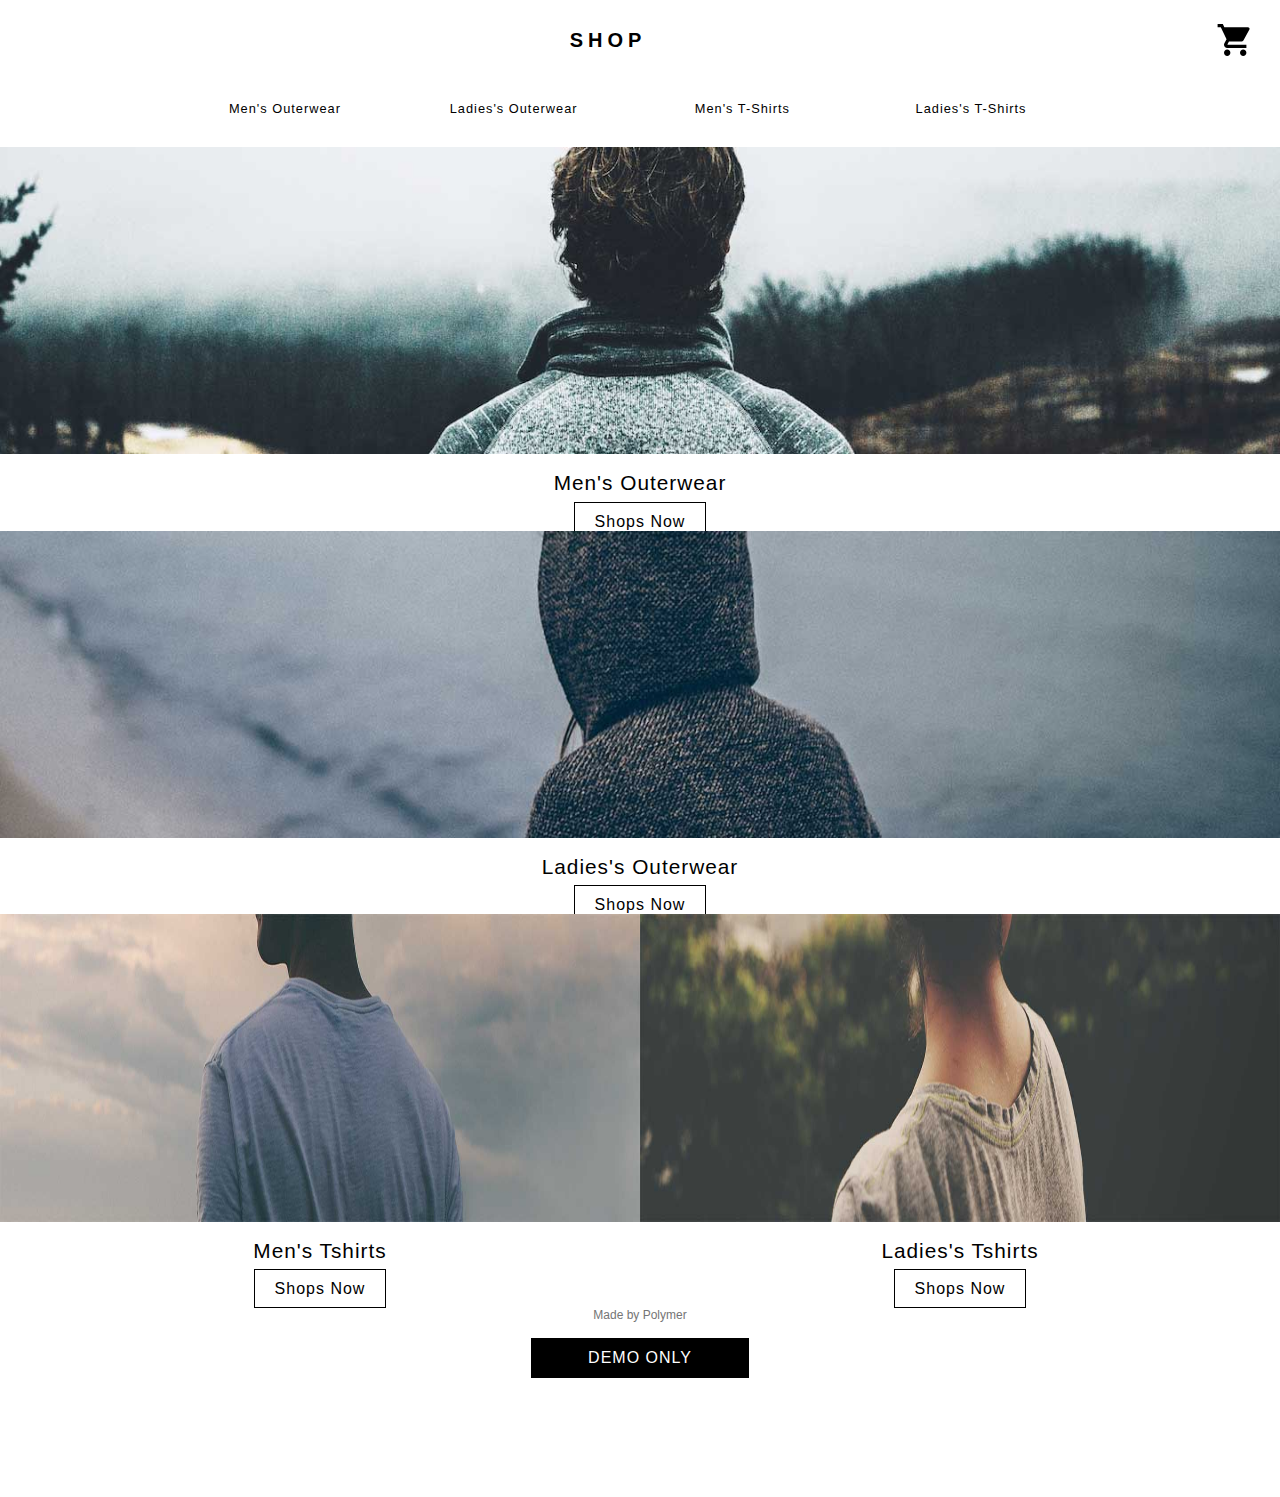
<file: index.html>
<html>
	<head>
		<meta charset="UTF-8">
		<meta name="viewport" content="width=device-width, initial-scale=1.0" >
		<meta http-equiv="X-UA-Compatible" content="IE=edge">
		<link rel="stylesheet" href="css/styles.css">
	</head>
	<body>
		<svg style="display: none;">
	      <defs>
	        <!-- https://www.iconfinder.com/icons/134216/hamburger_lines_menu_icon -->
	        <symbol id="hamburger" viewBox="0 0 32 32">
	          <path d="M4,10h24c1.104,0,2-0.896,2-2s-0.896-2-2-2H4C2.896,6,2,6.896,2,8S2.896,10,4,10z M28,14H4c-1.104,0-2,0.896-2,2  s0.896,2,2,2h24c1.104,0,2-0.896,2-2S29.104,14,28,14z M28,22H4c-1.104,0-2,0.896-2,2s0.896,2,2,2h24c1.104,0,2-0.896,2-2  S29.104,22,28,22z"/>
	        </symbol>
	      </defs>
	    </svg>
		<header class="header">
			<a id="menu" class="header-menu">
	          <svg class="hamburger"><use xlink:href="#hamburger"/></svg>
	        </a>
			<div class="shop"><a href="index.html">SHOP</a></div>
			<div class="cart"><a href="add-to-cart.html">
				<svg viewBox="0 0 24 24" preserveAspectRatio="xMidYMid meet" focusable="false" style="pointer-events: none; display: block; width: 100%; height: 100%;"><g><path d="M7 18c-1.1 0-1.99.9-1.99 2S5.9 22 7 22s2-.9 2-2-.9-2-2-2zM1 2v2h2l3.6 7.59-1.35 2.45c-.16.28-.25.61-.25.96 0 1.1.9 2 2 2h12v-2H7.42c-.14 0-.25-.11-.25-.25l.03-.12.9-1.63h7.45c.75 0 1.41-.41 1.75-1.03l3.58-6.49c.08-.14.12-.31.12-.48 0-.55-.45-1-1-1H5.21l-.94-2H1zm16 16c-1.1 0-1.99.9-1.99 2s.89 2 1.99 2 2-.9 2-2-.9-2-2-2z"></path></g></svg>
				</a>
			</div>
		</header>
		<nav class="shop-tabs">
				<ul class="shop-items-list">
					<li class="shop-items"><a href="mens-outerwear.html">Men's Outerwear</a></li>
					<li class="shop-items"><a href="ladies-outerwear.html">Ladies's Outerwear</a></li>
					<li class="shop-items"><a href="mens-tsirts.html">Men's T-Shirts</a></li>
					<li class="shop-items"><a href="ladies-tshirts.html">Ladies's T-Shirts</a></li>
				</ul>
		</nav>
		<main>
			<img class="pic-outerwear" src="images/mens_outerwear.jpg" alt="Men's Outerwear">
			<div class="image-det">
				<h2 class="Shop-Heading-H2">Men's Outerwear</h2>
				<a href="mens-outerwear.html" class="shops-now" >Shops Now</a>
			</div>
			<img class="pic-outerwear" src="images/ladies_outerwear.jpg" alt="Ladies's Outerwear">
			<div class="image-det">
				<h2 class="Shop-Heading-H2" >Ladies's Outerwear</h2>
				<a href="ladies-outerwear.html" class="shops-now" >Shops Now</a>
			</div>
			<div class="picsdiv-tshirts">
			<img class="pic-tshirts" src="images/mens_tshirts.jpg" alt="Men's Tshirts">
			</div>
			<div class="picsdiv-tshirts">
				<img class="pic-tshirts" src="images/ladies_tshirts.jpg" alt="Ladies's Tshirts">
			</div>
			<div class="image-tshirts-det">
				<h2 class="Shop-Heading-H2" >Men's Tshirts</h2>
				<a href="mens-tsirts.html" class="shops-now" >Shops Now</a>
			</div>
			<div class="image-tshirts-det">
				<h2 class="Shop-Heading-H2" >Ladies's Tshirts</h2>
				<a href="ladies-tshirts.html" class="shops-now">Shops Now</a>
			</div>
		</main>
		<footer class="demo-det">
			<a class="madeby" href="#">Made by Polymer</a>
			<p class="demo" >DEMO ONLY</p>
		</footer>
		<script>
	      /*
	       * Open the drawer when the menu icon is clicked.
	       */
	      var menu = document.querySelector('#menu');
	      var main = document.querySelector('main');
	      var drawer = document.querySelector('.shop-tabs');

	      // Opens when hamburger icon is clicked.
	      menu.addEventListener('click', function(e) {
	        drawer.classList.toggle('open');
	        e.stopPropagation();
	      });
	      // Closes when any part of 'main' is clicked.
	      main.addEventListener('click', function() {
	        drawer.classList.remove('open');
	      });
	    </script>
	</body>
</html>
</file>
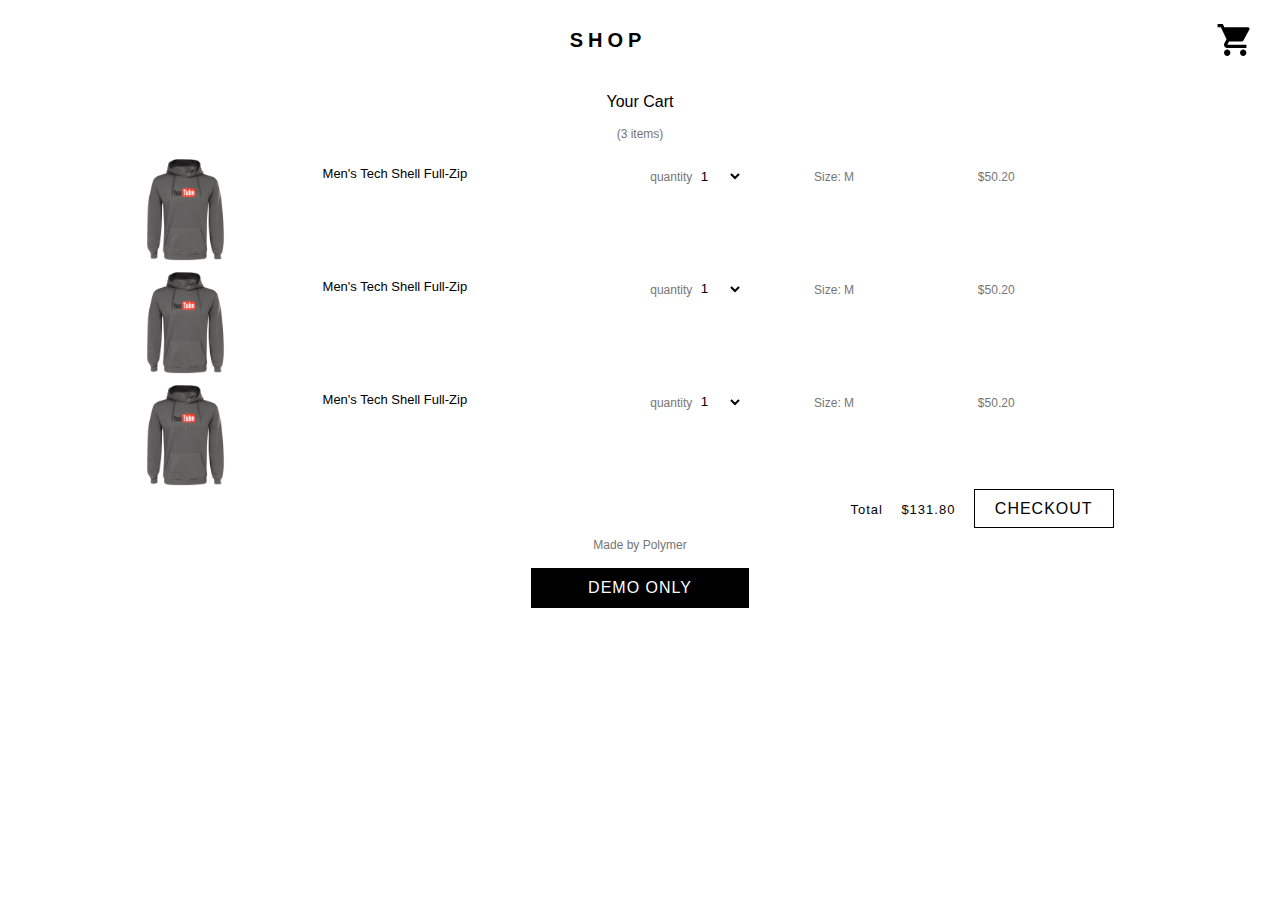
<file: add-to-cart.html>
<html>
	<head>
		<meta charset="UTF-8">
		<meta name="viewport" content="width=device-width, initial-scale=1.0" >
		<link rel="stylesheet" href="https://use.fontawesome.com/releases/v5.0.13/css/all.css" integrity="sha384-DNOHZ68U8hZfKXOrtjWvjxusGo9WQnrNx2sqG0tfsghAvtVlRW3tvkXWZh58N9jp" crossorigin="anonymous">
		<meta http-equiv="X-UA-Compatible" content="IE=edge">
		
		<link rel="stylesheet" href="css/styles.css">
	</head>
	<body>
		<svg style="display: none;">
	      <defs>
	        <!-- https://www.iconfinder.com/icons/134216/hamburger_lines_menu_icon -->
	        <symbol id="hamburger" viewBox="0 0 32 32">
	          <path d="M4,10h24c1.104,0,2-0.896,2-2s-0.896-2-2-2H4C2.896,6,2,6.896,2,8S2.896,10,4,10z M28,14H4c-1.104,0-2,0.896-2,2  s0.896,2,2,2h24c1.104,0,2-0.896,2-2S29.104,14,28,14z M28,22H4c-1.104,0-2,0.896-2,2s0.896,2,2,2h24c1.104,0,2-0.896,2-2  S29.104,22,28,22z"/>
	        </symbol>
	      </defs>
	    </svg>
		<header class="header">
			<a id="menu" class="header-menu">
	          <svg class="hamburger"><use xlink:href="#hamburger"/></svg>
	        </a>
			<div class="shop"><a href="index.html">SHOP</a></div>
			<div class="cart"><a href="add-to-cart.html">
				<svg viewBox="0 0 24 24" preserveAspectRatio="xMidYMid meet" focusable="false" style="pointer-events: none; display: block; width: 100%; height: 100%;"><g><path d="M7 18c-1.1 0-1.99.9-1.99 2S5.9 22 7 22s2-.9 2-2-.9-2-2-2zM1 2v2h2l3.6 7.59-1.35 2.45c-.16.28-.25.61-.25.96 0 1.1.9 2 2 2h12v-2H7.42c-.14 0-.25-.11-.25-.25l.03-.12.9-1.63h7.45c.75 0 1.41-.41 1.75-1.03l3.58-6.49c.08-.14.12-.31.12-.48 0-.55-.45-1-1-1H5.21l-.94-2H1zm16 16c-1.1 0-1.99.9-1.99 2s.89 2 1.99 2 2-.9 2-2-.9-2-2-2z"></path></g></svg></a>
			</div>
		</header>
		<main class="add-to-cart-page">
			<div class="shop-item-checkout-sec">
				<p class="shop-items-title">Your Cart</p>
				<p class="price">(3 items)</p>
			</div>

			<div class="checkout-main-grid">
				<div>
					<img src="images/mens-outerwear/10-14133A.jpg" class="pic-checkout-dress" alt="Men's Outerwear">
				</div>
				<div class="checkout-sub1-grid">
					<p class="checkout-dress-name">Men's Tech Shell Full-Zip</p>
					
					<div>
						<label class="label quantity-label">quantity</label>
						<select class="qty-checkout-cmp">
							<option value="1">1</option>
							<option value="2">2</option>
							<option value="3">3</option>
							<option value="4">4</option>
							<option value="5">5</option>
						</select>
					</div>
					<p class="font-cart">Size: M</p>
					<p class="font-cart">$50.20</p>
				</div>
				<div class="X">
					<i class="fas fa-times"></i>
				</div>
				<div>
					<img src="images/mens-outerwear/10-14133A.jpg" class="pic-checkout-dress" alt="Men's Outerwear">
				</div>
				<div class="checkout-sub1-grid">
					<p class="checkout-dress-name">Men's Tech Shell Full-Zip</p>
					<div>
						<label class="label quantity-label">quantity</label>
						<select class="qty-checkout-cmp">
							<option value="1">1</option>
							<option value="2">2</option>
							<option value="3">3</option>
							<option value="4">4</option>
							<option value="5">5</option>
						</select>
					</div>
					<p class="font-cart">Size: M</p>
					<p class="font-cart">$50.20</p>
				</div>
				<div class="X">
					<i class="fas fa-times"></i>
				</div>
				<div>
					<img src="images/mens-outerwear/10-14133A.jpg" class="pic-checkout-dress" alt="Men's Outerwear">
				</div>
				<div class="checkout-sub1-grid">
					<p class="checkout-dress-name">Men's Tech Shell Full-Zip</p>
					
					<div>
						<label class="label quantity-label">quantity</label>
						<select class="qty-checkout-cmp">
							<option value="1">1</option>
							<option value="2">2</option>
							<option value="3">3</option>
							<option value="4">4</option>
							<option value="5">5</option>
						</select>
					</div>
					<p class="font-cart">Size: M</p>
					<p class="font-cart">$50.20</p>
				</div>
				<div class="X">
					<i class="fas fa-times"></i>
				</div>
			</div>
			<div class="checkout-but">
				<div class="div-total">
					<h2 class="Shop-Heading-H2" >Total &nbsp; &nbsp;$131.80 &nbsp; &nbsp;</h2>
				</div>
				<div class="div-checkout">
					<a href="checkout-page.html" class="checkout-now" >CHECKOUT</a>
				</div>
			</div>
		</main>
		<footer class="demo-det demo-det-hide">
			<a class="madeby" href="#">Made by Polymer</a>
			<p class="demo" >DEMO ONLY</p>
		</footer>
		<script>
	      /*
	       * Open the drawer when the menu icon is clicked.
	       */
	      var menu = document.querySelector('#menu');
	      var main = document.querySelector('main');
	      var drawer = document.querySelector('.shop-tabs');

	      // Opens when hamburger icon is clicked.
	      menu.addEventListener('click', function(e) {
	        drawer.classList.toggle('open');
	        e.stopPropagation();
	      });
	      // Closes when any part of 'main' is clicked.
	      main.addEventListener('click', function() {
	        drawer.classList.remove('open');
	      });
	    </script>
	</body>
</html>
</file>
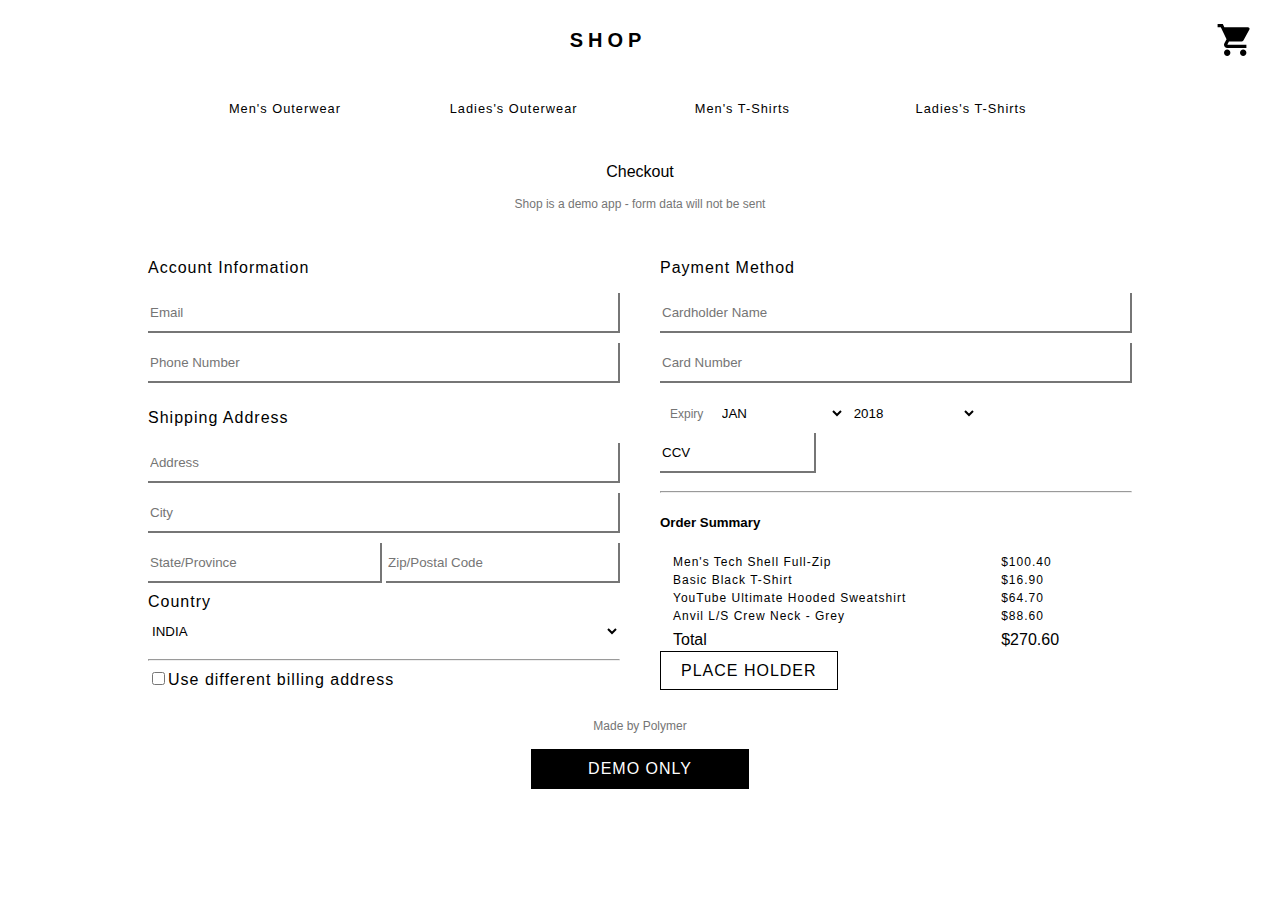
<file: checkout-page.html>
<html>
	<head>
		<meta charset="UTF-8">
		<meta name="viewport" content="width=device-width, initial-scale=1.0" >
		<meta http-equiv="X-UA-Compatible" content="IE=edge">
		
		<link rel="stylesheet" href="css/styles.css">
	</head>
	<body>
		<svg style="display: none;">
	      <defs>
	        <!-- https://www.iconfinder.com/icons/134216/hamburger_lines_menu_icon -->
	        <symbol id="hamburger" viewBox="0 0 32 32">
	          <path d="M4,10h24c1.104,0,2-0.896,2-2s-0.896-2-2-2H4C2.896,6,2,6.896,2,8S2.896,10,4,10z M28,14H4c-1.104,0-2,0.896-2,2  s0.896,2,2,2h24c1.104,0,2-0.896,2-2S29.104,14,28,14z M28,22H4c-1.104,0-2,0.896-2,2s0.896,2,2,2h24c1.104,0,2-0.896,2-2  S29.104,22,28,22z"/>
	        </symbol>
	      </defs>
	    </svg>
		<header class="header">
			<a id="menu" class="header-menu">
	          <svg class="hamburger"><use xlink:href="#hamburger"/></svg>
	        </a>
			<div class="shop"><a href="index.html">SHOP</a></div>
			<div class="cart"><a href="add-to-cart.html">
				<svg viewBox="0 0 24 24" preserveAspectRatio="xMidYMid meet" focusable="false" style="pointer-events: none; display: block; width: 100%; height: 100%;"><g><path d="M7 18c-1.1 0-1.99.9-1.99 2S5.9 22 7 22s2-.9 2-2-.9-2-2-2zM1 2v2h2l3.6 7.59-1.35 2.45c-.16.28-.25.61-.25.96 0 1.1.9 2 2 2h12v-2H7.42c-.14 0-.25-.11-.25-.25l.03-.12.9-1.63h7.45c.75 0 1.41-.41 1.75-1.03l3.58-6.49c.08-.14.12-.31.12-.48 0-.55-.45-1-1-1H5.21l-.94-2H1zm16 16c-1.1 0-1.99.9-1.99 2s.89 2 1.99 2 2-.9 2-2-.9-2-2-2z"></path></g></svg></a>
			</div>
		</header>
		<nav class="shop-tabs">
				<ul class="shop-items-list">
					<li class="shop-items"><a href="mens-outerwear.html">Men's Outerwear</a></li>
					<li class="shop-items"><a href="ladies-outerwear.html">Ladies's Outerwear</a></li>
					<li class="shop-items"><a href="mens-tsirts.html">Men's T-Shirts</a></li>
					<li class="shop-items"><a href="ladies-tshirts.html">Ladies's T-Shirts</a></li>
				</ul>
		</nav>
		<main>
			<div class="shop-item-sec">
				<p class="shop-items-title">Checkout</p>
				<p class="price">Shop is a demo app - form data will not be sent</p>
			</div>
			<div class="shop-item-det-grid">
				<div class="shop-item-det">
					<p class="label-form">Account Information</p>
					<input type="text" class="text-boxes text-box-cardholder" placeholder="Email">
					<input type="text" class="text-boxes text-box-cardholder" placeholder="Phone Number">
					<p class="label-form">Shipping Address</p>
					<input type="text" class="text-boxes text-box-cardholder" placeholder="Address">
					<input type="text" class="text-boxes text-box-cardholder" placeholder="City">
					<input type="text" class="text-boxes text-box-half" placeholder="State/Province">
					<input type="text" class="text-boxes text-box-half" placeholder="Zip/Postal Code">
					<label class="label-form">Country</label>
					<select class="country-combo-box">
						<option value="INDIA">INDIA</option>
						<option value="SOUTH KOREA">SOUTH KOREA</option>
						<option value="JAPAN">JAPAN</option>
						<option value="USA">USA</option>
					</select>
					<hr>
					<input type="checkbox" name="chk-billing-address" ><span class="label-form">Use different billing address</span>
				</div>
				<div class="shop-item-det">
					<p class="label-form">Payment Method</p>
					<input type="text" class="text-boxes text-box-cardholder" placeholder="Cardholder Name">
					<input type="text" class="text-boxes text-box-cardholder"
					placeholder="Card Number">
					<label class="label lbl-expiry">Expiry</label>
					<select class="date-combo-box">
						<option value="JAN">JAN</option>
						<option value="FEB">FEB</option>
						<option value="MAR">MAR</option>
						<option value="APR">APR</option>
						<option value="MAY">MAY</option>
					</select>
					<select class="date-combo-box">
						<option value="2018">2018</option>
						<option value="2017">2017</option>
						<option value="2016">2016</option>
						<option value="2015">2015</option>
						<option value="2014">2014</option>
					</select>
					<input type="text" value="CCV" class="text-boxes ccv-boxes">
					<hr>
					<h5 class="title-description">Order Summary</h5>
					<table class="tbl-order-summary">
						<tr>
							<td class="order-name">Men's Tech Shell Full-Zip</td>
							<td class="order-price">$100.40</td>
						</tr>
						<tr>
							<td class="order-name">Basic Black T-Shirt</td>
							<td class="order-price">$16.90</td>
						</tr>
						<tr>
							<td class="order-name">YouTube Ultimate Hooded Sweatshirt</td>
							<td class="order-price">$64.70</td>
						</tr>
						<tr>
							<td class="order-name">Anvil L/S Crew Neck - Grey</td>
							<td class="order-price">$88.60</td>
						</tr>
						<tr><td></td><td></td></tr>
						<tr>
							<td>Total</td>
							<td>$270.60</td>
						</tr>
					</table>
					<a class="add-to-cart"> PLACE HOLDER</a>
				</div>
				
			</div>
		</main>
		<footer class="demo-det demo-det-hide">
			<a class="madeby" href="#">Made by Polymer</a>
			<p class="demo" >DEMO ONLY</p>
		</footer>
		<script>
	      /*
	       * Open the drawer when the menu icon is clicked.
	       */
	      var menu = document.querySelector('#menu');
	      var main = document.querySelector('main');
	      var drawer = document.querySelector('.shop-tabs');

	      // Opens when hamburger icon is clicked.
	      menu.addEventListener('click', function(e) {
	        drawer.classList.toggle('open');
	        e.stopPropagation();
	      });
	      // Closes when any part of 'main' is clicked.
	      main.addEventListener('click', function() {
	        drawer.classList.remove('open');
	      });
	    </script>
	</body>
</html>
</file>
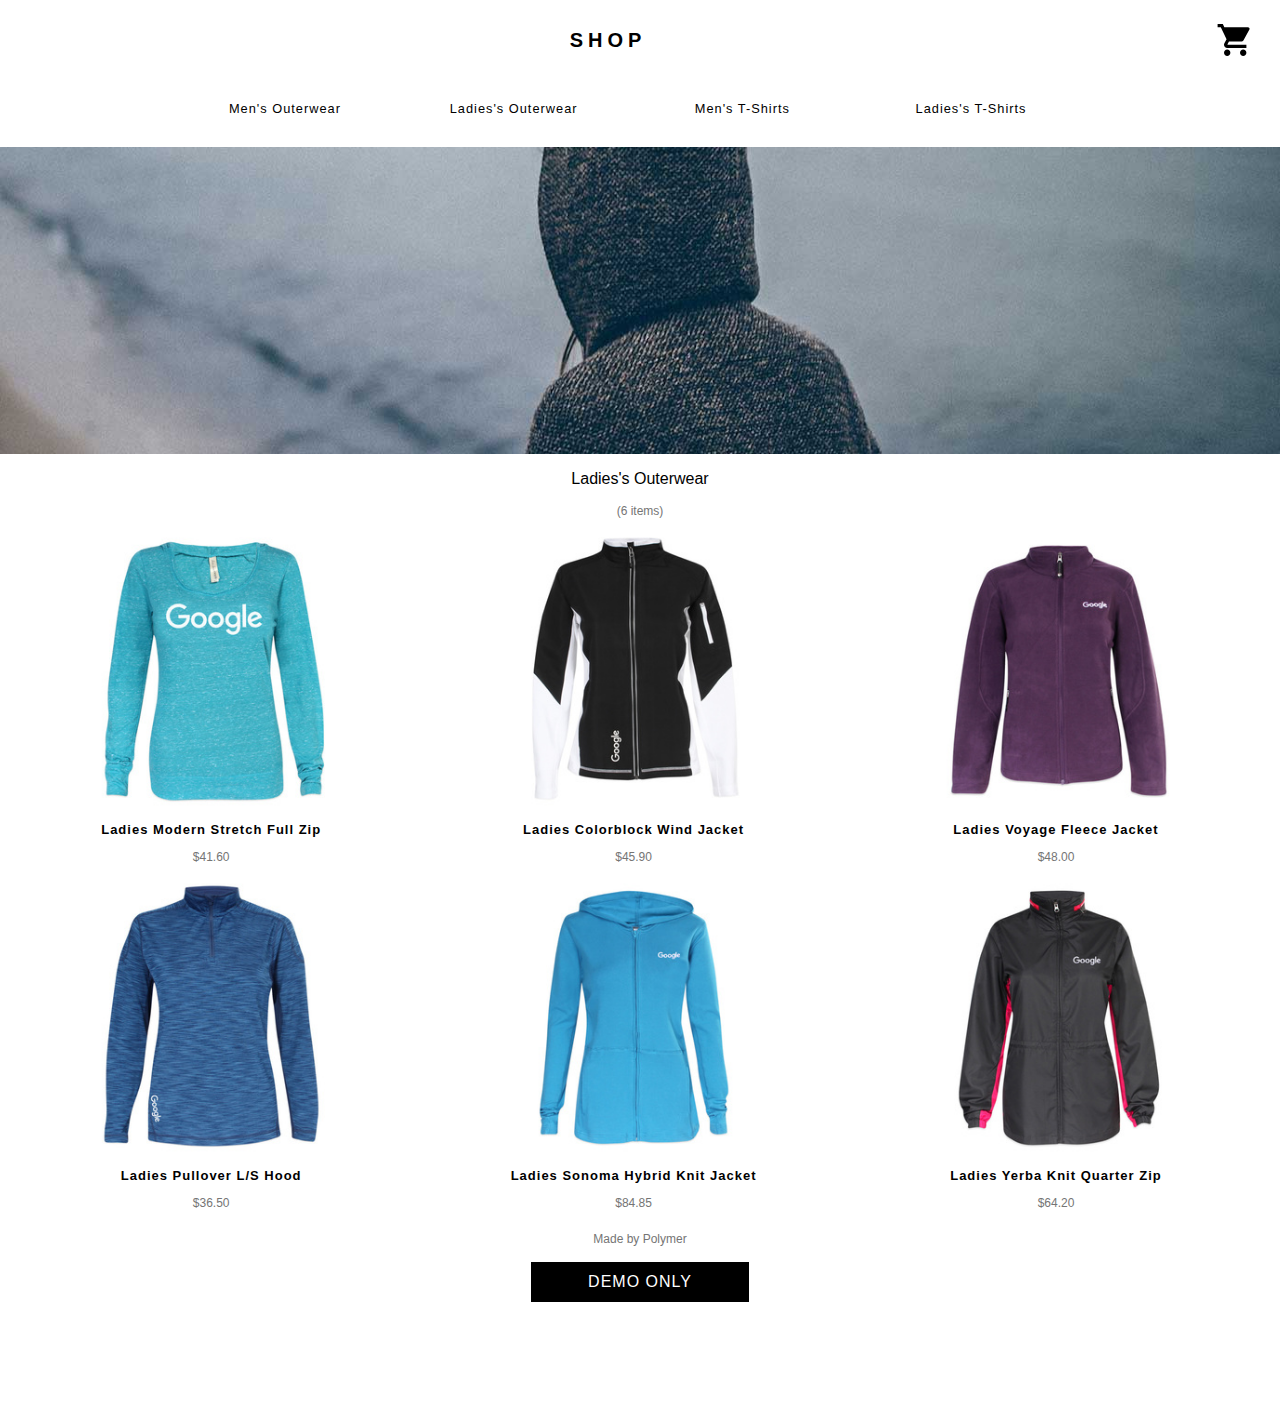
<file: ladies-outerwear.html>
<html>
	<head>
		<meta charset="UTF-8">
		<meta name="viewport" content="width=device-width, initial-scale=1.0" >
		<meta http-equiv="X-UA-Compatible" content="IE=edge">
		
		<link rel="stylesheet" href="css/styles.css">
	</head>
	<body>
		<svg style="display: none;">
	      <defs>
	        <!-- https://www.iconfinder.com/icons/134216/hamburger_lines_menu_icon -->
	        <symbol id="hamburger" viewBox="0 0 32 32">
	          <path d="M4,10h24c1.104,0,2-0.896,2-2s-0.896-2-2-2H4C2.896,6,2,6.896,2,8S2.896,10,4,10z M28,14H4c-1.104,0-2,0.896-2,2  s0.896,2,2,2h24c1.104,0,2-0.896,2-2S29.104,14,28,14z M28,22H4c-1.104,0-2,0.896-2,2s0.896,2,2,2h24c1.104,0,2-0.896,2-2  S29.104,22,28,22z"/>
	        </symbol>
	      </defs>
	    </svg>
		<header class="header">
			<a id="menu" class="header-menu">
	          <svg class="hamburger"><use xlink:href="#hamburger"/></svg>
	        </a>
			<div class="shop"><a href="index.html">SHOP</a></div>
			<div class="cart"><a href="add-to-cart.html">
				<svg viewBox="0 0 24 24" preserveAspectRatio="xMidYMid meet" focusable="false" style="pointer-events: none; display: block; width: 100%; height: 100%;"><g><path d="M7 18c-1.1 0-1.99.9-1.99 2S5.9 22 7 22s2-.9 2-2-.9-2-2-2zM1 2v2h2l3.6 7.59-1.35 2.45c-.16.28-.25.61-.25.96 0 1.1.9 2 2 2h12v-2H7.42c-.14 0-.25-.11-.25-.25l.03-.12.9-1.63h7.45c.75 0 1.41-.41 1.75-1.03l3.58-6.49c.08-.14.12-.31.12-.48 0-.55-.45-1-1-1H5.21l-.94-2H1zm16 16c-1.1 0-1.99.9-1.99 2s.89 2 1.99 2 2-.9 2-2-.9-2-2-2z"></path></g></svg></a>
			</div>
		</header>
		<nav class="shop-tabs">
				<ul class="shop-items-list">
					<li class="shop-items"><a href="mens-outerwear.html">Men's Outerwear</a></li>
					<li class="shop-items"><a href="ladies-outerwear.html">Ladies's Outerwear</a></li>
					<li class="shop-items"><a href="mens-tsirts.html">Men's T-Shirts</a></li>
					<li class="shop-items"><a href="ladies-tshirts.html">Ladies's T-Shirts</a></li>
				</ul>
		</nav>
		<main>
			<div class="shop-item-sec">
				<img class="pic-outerwear" src="images/ladies_outerwear.jpg" alt="Ladies's Outerwear">
				<p class="shop-items-title">Ladies's Outerwear</p>
				<p class="price">(6 items)</p>
			</div>
			<div class="shop-item-grid">
				<div class="shop-item">
					<a href="shop-item.html">
						<img src="images/ladies-outerwear/10-24098B.jpg" class="pic-dress-collection" alt="Ladies's Outerwear">
						<h3 class="dress-name">Ladies Modern Stretch Full Zip</h3>
						<p class="price">$41.60</p>
					</a>
				</div>
				<div class="shop-item">
					<img src="images/ladies-outerwear/10-24097B.jpg" class="pic-dress-collection" alt="Ladies's Outerwear">
					<h3 class="dress-name">Ladies Colorblock Wind Jacket</h3>
					<p class="price">$45.90</p>
				</div>
				<div class="shop-item">
					<img src="images/ladies-outerwear/10-24101B.jpg" class="pic-dress-collection" alt="Ladies's Outerwear">
					<h3 class="dress-name">Ladies Voyage Fleece Jacket</h3>
					<p class="price">$48.00</p>
				</div>
				<div class="shop-item">
					<img src="images/ladies-outerwear/10-24099B.jpg" class="pic-dress-collection" alt="Ladies's Outerwear">
					<h3 class="dress-name">Ladies Pullover L/S Hood</h3>
					<p class="price">$36.50</p>
				</div>
				<div class="shop-item">
					<img src="images/ladies-outerwear/10-24102B.jpg" class="pic-dress-collection" alt="Ladies's Outerwear">
					<h3 class="dress-name">Ladies Sonoma Hybrid Knit Jacket</h3>
					<p class="price">$84.85</p>
				</div>
				<div class="shop-item">
					<img src="images/ladies-outerwear/10-25058B.jpg" class="pic-dress-collection" alt="Ladies's Outerwear">
					<h3 class="dress-name">Ladies Yerba Knit Quarter Zip</h3>
					<p class="price">$64.20</p>
				</div>
			</div>
		</main>
		<footer class="demo-det">
			<a class="madeby" href="#">Made by Polymer</a>
			<p class="demo" >DEMO ONLY</p>
		</footer>
		<script>
	      /*
	       * Open the drawer when the menu icon is clicked.
	       */
	      var menu = document.querySelector('#menu');
	      var main = document.querySelector('main');
	      var drawer = document.querySelector('.shop-tabs');

	      // Opens when hamburger icon is clicked.
	      menu.addEventListener('click', function(e) {
	        drawer.classList.toggle('open');
	        e.stopPropagation();
	      });
	      // Closes when any part of 'main' is clicked.
	      main.addEventListener('click', function() {
	        drawer.classList.remove('open');
	      });
	    </script>
	</body>
</html>
</file>
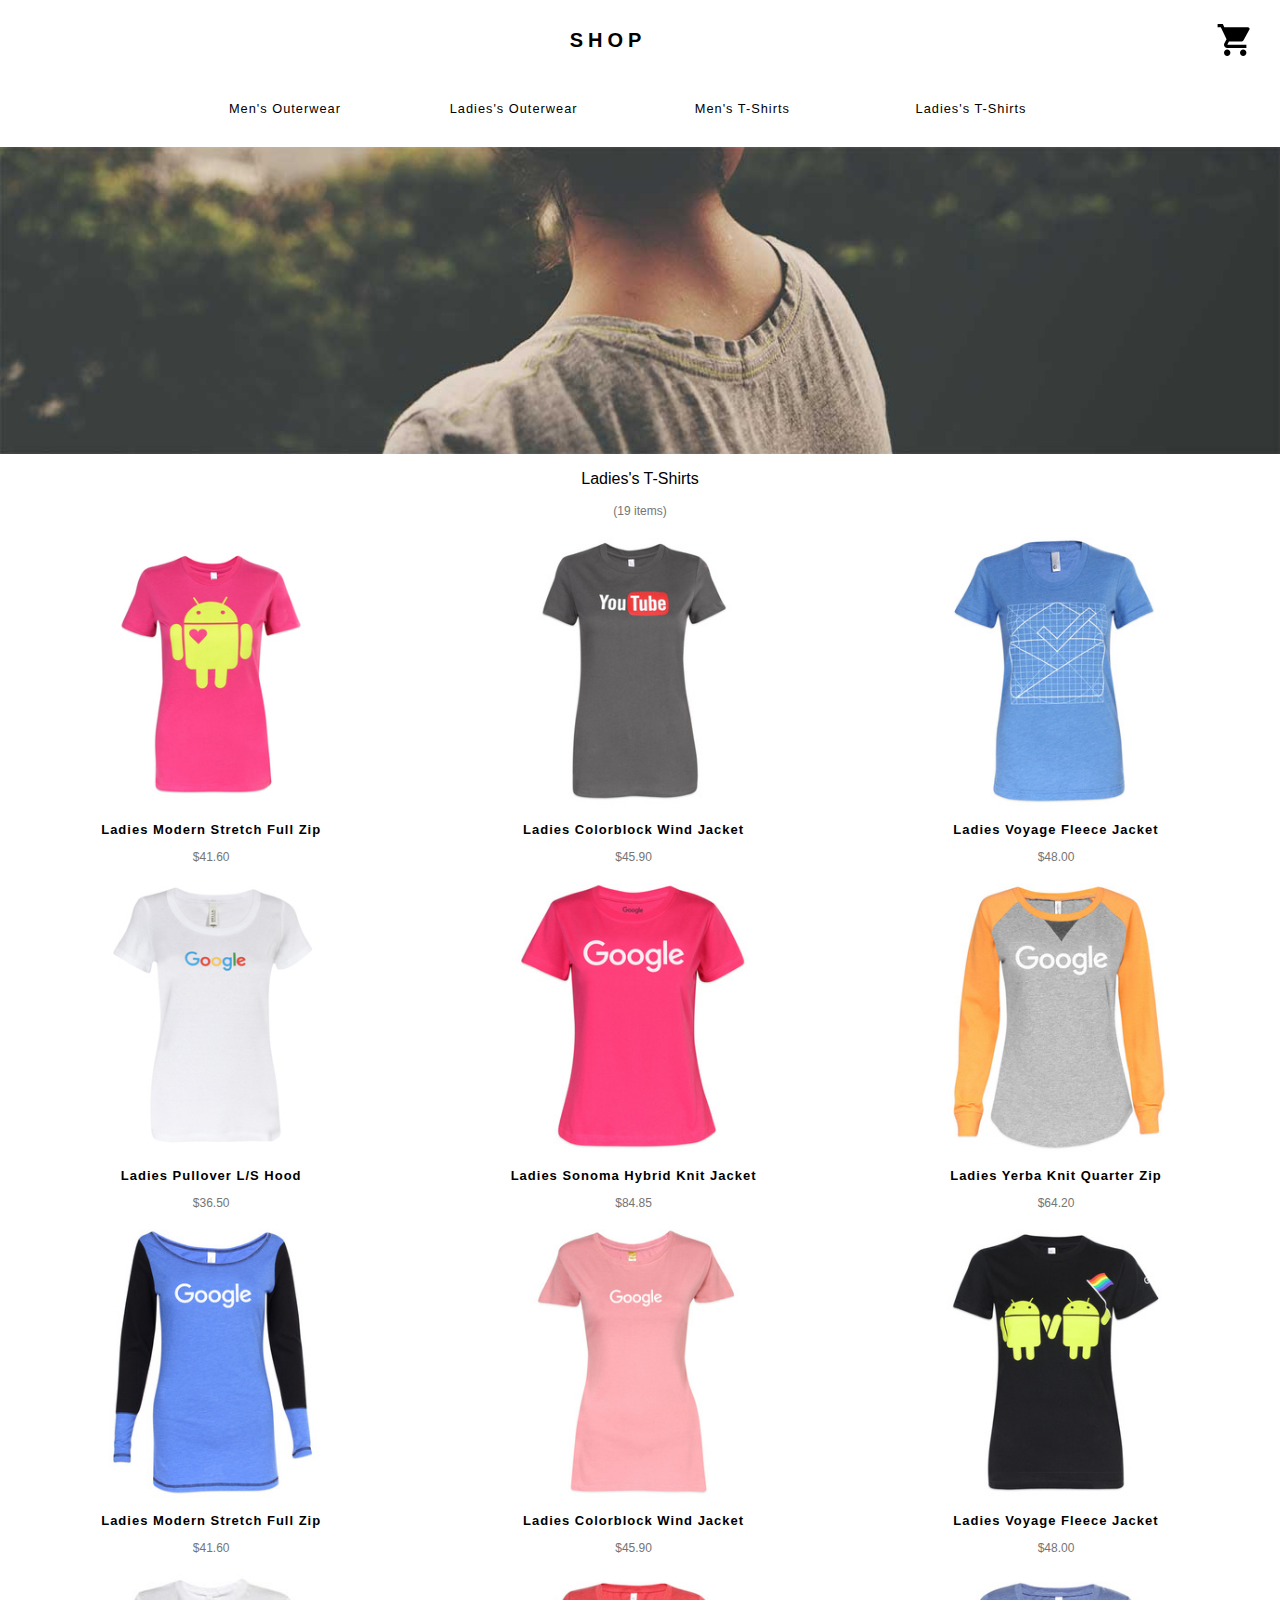
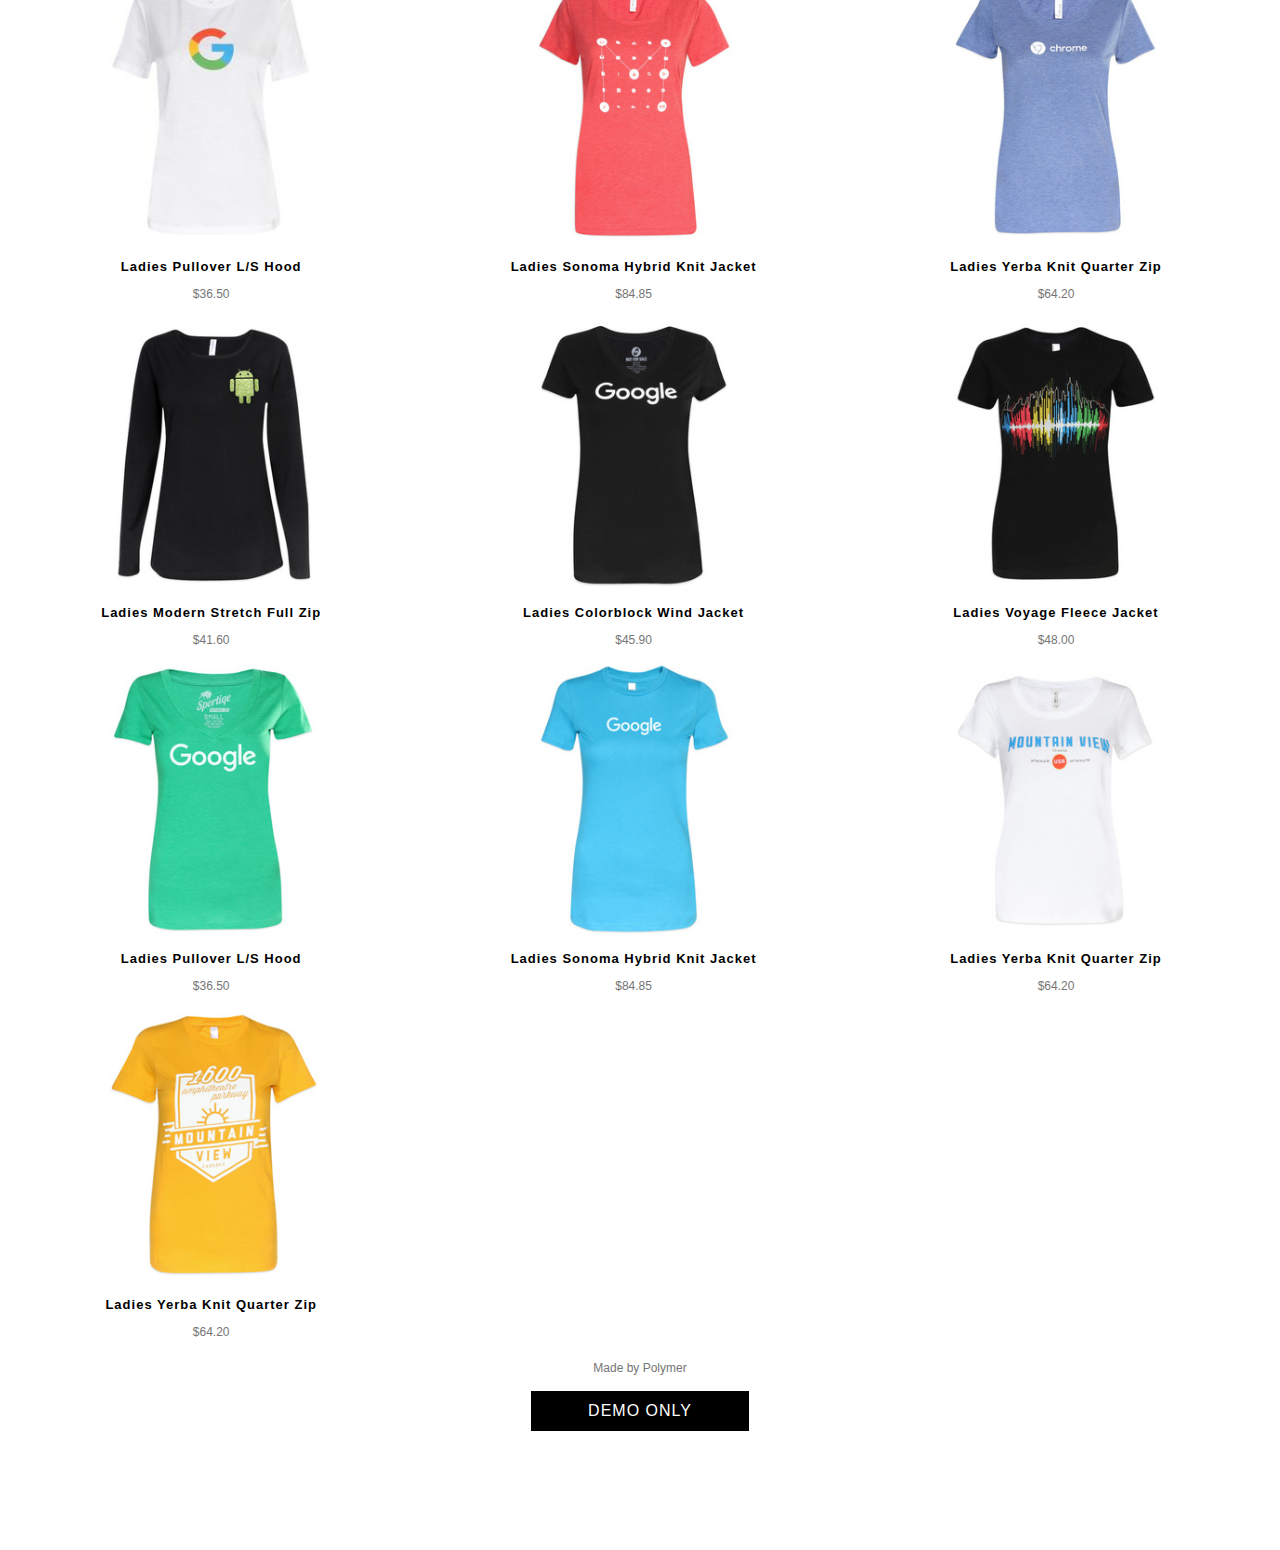
<file: ladies-tshirts.html>
<html>
	<head>
		<meta charset="UTF-8">
		<meta name="viewport" content="width=device-width, initial-scale=1.0" >
		<meta http-equiv="X-UA-Compatible" content="IE=edge">
		
		<link rel="stylesheet" href="css/styles.css">
	</head>
	<body>
		<svg style="display: none;">
	      <defs>
	        <!-- https://www.iconfinder.com/icons/134216/hamburger_lines_menu_icon -->
	        <symbol id="hamburger" viewBox="0 0 32 32">
	          <path d="M4,10h24c1.104,0,2-0.896,2-2s-0.896-2-2-2H4C2.896,6,2,6.896,2,8S2.896,10,4,10z M28,14H4c-1.104,0-2,0.896-2,2  s0.896,2,2,2h24c1.104,0,2-0.896,2-2S29.104,14,28,14z M28,22H4c-1.104,0-2,0.896-2,2s0.896,2,2,2h24c1.104,0,2-0.896,2-2  S29.104,22,28,22z"/>
	        </symbol>
	      </defs>
	    </svg>
		<header class="header" >
			<a id="menu" class="header-menu">
	          <svg class="hamburger"><use xlink:href="#hamburger"/></svg>
	        </a>
			<div class="shop"><a href="index.html">SHOP</a></div>
			<div class="cart"><a href="add-to-cart.html">
				<svg viewBox="0 0 24 24" preserveAspectRatio="xMidYMid meet" focusable="false" style="pointer-events: none; display: block; width: 100%; height: 100%;"><g><path d="M7 18c-1.1 0-1.99.9-1.99 2S5.9 22 7 22s2-.9 2-2-.9-2-2-2zM1 2v2h2l3.6 7.59-1.35 2.45c-.16.28-.25.61-.25.96 0 1.1.9 2 2 2h12v-2H7.42c-.14 0-.25-.11-.25-.25l.03-.12.9-1.63h7.45c.75 0 1.41-.41 1.75-1.03l3.58-6.49c.08-.14.12-.31.12-.48 0-.55-.45-1-1-1H5.21l-.94-2H1zm16 16c-1.1 0-1.99.9-1.99 2s.89 2 1.99 2 2-.9 2-2-.9-2-2-2z"></path></g></svg></a>
			</div>
		</header>
		<nav class="shop-tabs">
				<ul class="shop-items-list">
					<li class="shop-items"><a href="mens-outerwear.html">Men's Outerwear</a></li>
					<li class="shop-items"><a href="ladies-outerwear.html">Ladies's Outerwear</a></li>
					<li class="shop-items"><a href="mens-tsirts.html">Men's T-Shirts</a></li>
					<li class="shop-items"><a href="ladies-tshirts.html">Ladies's T-Shirts</a></li>
				</ul>
		</nav>
		<main>
			<div class="shop-item-sec">
				<img class="pic-outerwear" src="images/ladies_tshirts.jpg" alt="Ladies's Tshirts">
				<p class="shop-items-title">Ladies's T-Shirts</p>
				<p class="price">(19 items)</p>
			</div>
			<div class="shop-item-grid">
				<div class="shop-item">
					<img src="images/ladies_tshirts/10-23069B.jpg" class="pic-dress-collection" alt="Ladies's T-Shirt">
					<h3 class="dress-name">Ladies Modern Stretch Full Zip</h3>
					<p class="price">$41.60</p>
				</div>
				<div class="shop-item">
					<img src="images/ladies_tshirts/10-23073B.jpg" class="pic-dress-collection" alt="Ladies's T-Shirt">
					<h3 class="dress-name">Ladies Colorblock Wind Jacket</h3>
					<p class="price">$45.90</p>
				</div>
				<div class="shop-item">
					<img src="images/ladies_tshirts/10-23169B.jpg" class="pic-dress-collection" alt="Ladies's T-Shirt">
					<h3 class="dress-name">Ladies Voyage Fleece Jacket</h3>
					<p class="price">$48.00</p>
				</div>
				<div class="shop-item">
					<img src="images/ladies_tshirts/10-23171B.jpg" class="pic-dress-collection" alt="Ladies's T-Shirt">
					<h3 class="dress-name">Ladies Pullover L/S Hood</h3>
					<p class="price">$36.50</p>
				</div>
				<div class="shop-item">
					<img src="images/ladies_tshirts/10-23172B.jpg" class="pic-dress-collection" alt="Ladies's T-Shirt">
					<h3 class="dress-name">Ladies Sonoma Hybrid Knit Jacket</h3>
					<p class="price">$84.85</p>
				</div>
				<div class="shop-item">
					<img src="images/ladies_tshirts/10-23173B.jpg" class="pic-dress-collection" alt="Ladies's T-Shirt">
					<h3 class="dress-name">Ladies Yerba Knit Quarter Zip</h3>
					<p class="price">$64.20</p>
				</div>
				<div class="shop-item">
					<img src="images/ladies_tshirts/10-23174B.jpg" class="pic-dress-collection" alt="Ladies's T-Shirt">
					<h3 class="dress-name">Ladies Modern Stretch Full Zip</h3>
					<p class="price">$41.60</p>
				</div>
				<div class="shop-item">
					<img src="images/ladies_tshirts/10-23176B.jpg" class="pic-dress-collection" alt="Ladies's T-Shirt">
					<h3 class="dress-name">Ladies Colorblock Wind Jacket</h3>
					<p class="price">$45.90</p>
				</div>
				<div class="shop-item">
					<img src="images/ladies_tshirts/10-23177B.jpg" class="pic-dress-collection" alt="Ladies's T-Shirt">
					<h3 class="dress-name">Ladies Voyage Fleece Jacket</h3>
					<p class="price">$48.00</p>
				</div>
				<div class="shop-item">
					<img src="images/ladies_tshirts/10-23178B.jpg" class="pic-dress-collection" alt="Ladies's T-Shirt">
					<h3 class="dress-name">Ladies Pullover L/S Hood</h3>
					<p class="price">$36.50</p>
				</div>
				<div class="shop-item">
					<img src="images/ladies_tshirts/10-23179B.jpg" class="pic-dress-collection" alt="Ladies's T-Shirt">
					<h3 class="dress-name">Ladies Sonoma Hybrid Knit Jacket</h3>
					<p class="price">$84.85</p>
				</div>
				<div class="shop-item">
					<img src="images/ladies_tshirts/10-23180B.jpg" class="pic-dress-collection" alt="Ladies's T-Shirt">
					<h3 class="dress-name">Ladies Yerba Knit Quarter Zip</h3>
					<p class="price">$64.20</p>
				</div>
				<div class="shop-item">
					<img src="images/ladies_tshirts/10-23198B.jpg" class="pic-dress-collection" alt="Ladies's T-Shirt">
					<h3 class="dress-name">Ladies Modern Stretch Full Zip</h3>
					<p class="price">$41.60</p>
				</div>
				<div class="shop-item">
					<img src="images/ladies_tshirts/10-23225B.jpg" class="pic-dress-collection" alt="Ladies's T-Shirt">
					<h3 class="dress-name">Ladies Colorblock Wind Jacket</h3>
					<p class="price">$45.90</p>
				</div>
				<div class="shop-item">
					<img src="images/ladies_tshirts/10-23226B.jpg" class="pic-dress-collection" alt="Ladies's T-Shirt">
					<h3 class="dress-name">Ladies Voyage Fleece Jacket</h3>
					<p class="price">$48.00</p>
				</div>
				<div class="shop-item">
					<img src="images/ladies_tshirts/10-23227B.jpg" class="pic-dress-collection" alt="Ladies's T-Shirt">
					<h3 class="dress-name">Ladies Pullover L/S Hood</h3>
					<p class="price">$36.50</p>
				</div>
				<div class="shop-item">
					<img src="images/ladies_tshirts/10-23228B.jpg" class="pic-dress-collection" alt="Ladies's T-Shirt">
					<h3 class="dress-name">Ladies Sonoma Hybrid Knit Jacket</h3>
					<p class="price">$84.85</p>
				</div>
				<div class="shop-item">
					<img src="images/ladies_tshirts/10-23229B.jpg" class="pic-dress-collection" alt="Ladies's T-Shirt">
					<h3 class="dress-name">Ladies Yerba Knit Quarter Zip</h3>
					<p class="price">$64.20</p>
				</div>
				<div class="shop-item">
					<img src="images/ladies_tshirts/10-23230B.jpg" class="pic-dress-collection" alt="Ladies's T-Shirt">
					<h3 class="dress-name">Ladies Yerba Knit Quarter Zip</h3>
					<p class="price">$64.20</p>
				</div>
			</div>
		</main>
		<footer class="demo-det">
			<a class="madeby" href="#">Made by Polymer</a>
			<p class="demo" >DEMO ONLY</p>
		</footer>
		<script>
	      /*
	       * Open the drawer when the menu icon is clicked.
	       */
	      var menu = document.querySelector('#menu');
	      var main = document.querySelector('main');
	      var drawer = document.querySelector('.shop-tabs');

	      // Opens when hamburger icon is clicked.
	      menu.addEventListener('click', function(e) {
	        drawer.classList.toggle('open');
	        e.stopPropagation();
	      });
	      // Closes when any part of 'main' is clicked.
	      main.addEventListener('click', function() {
	        drawer.classList.remove('open');
	      });
	    </script>
	</body>
</html>
</file>
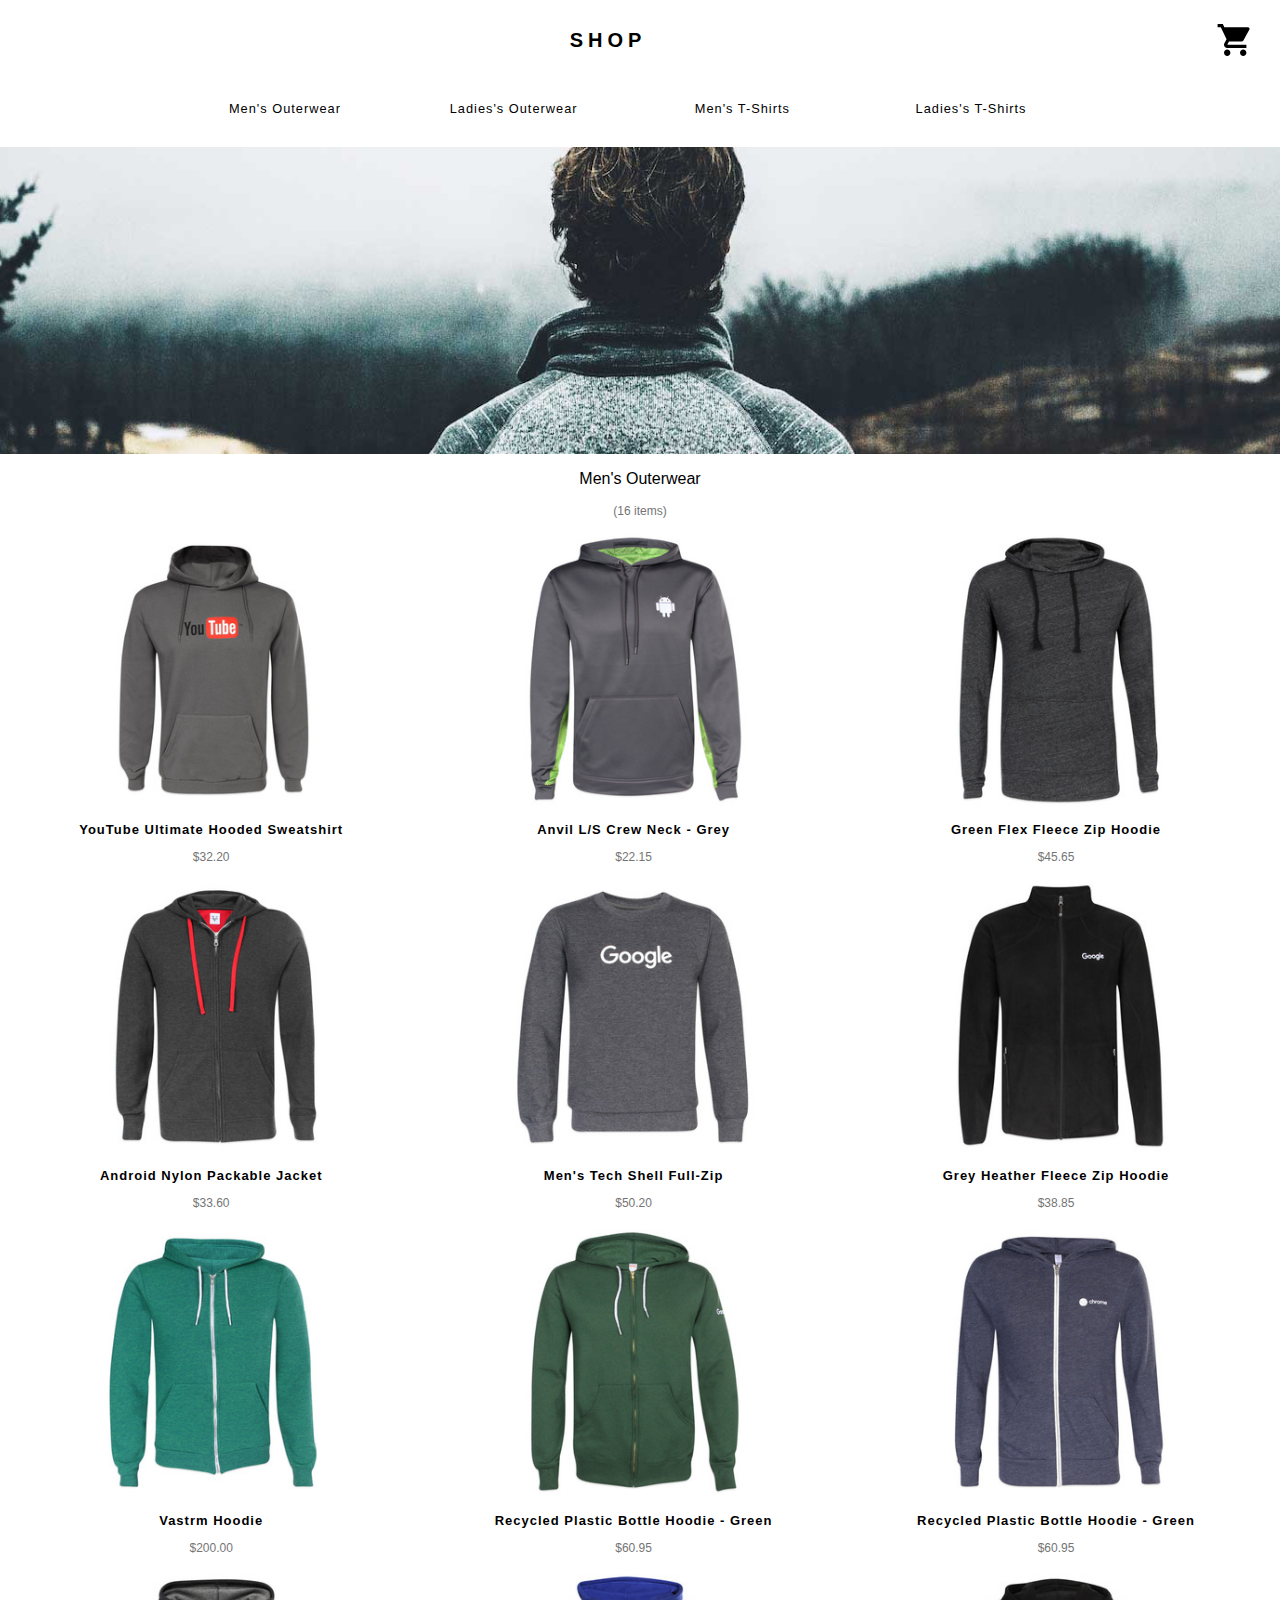
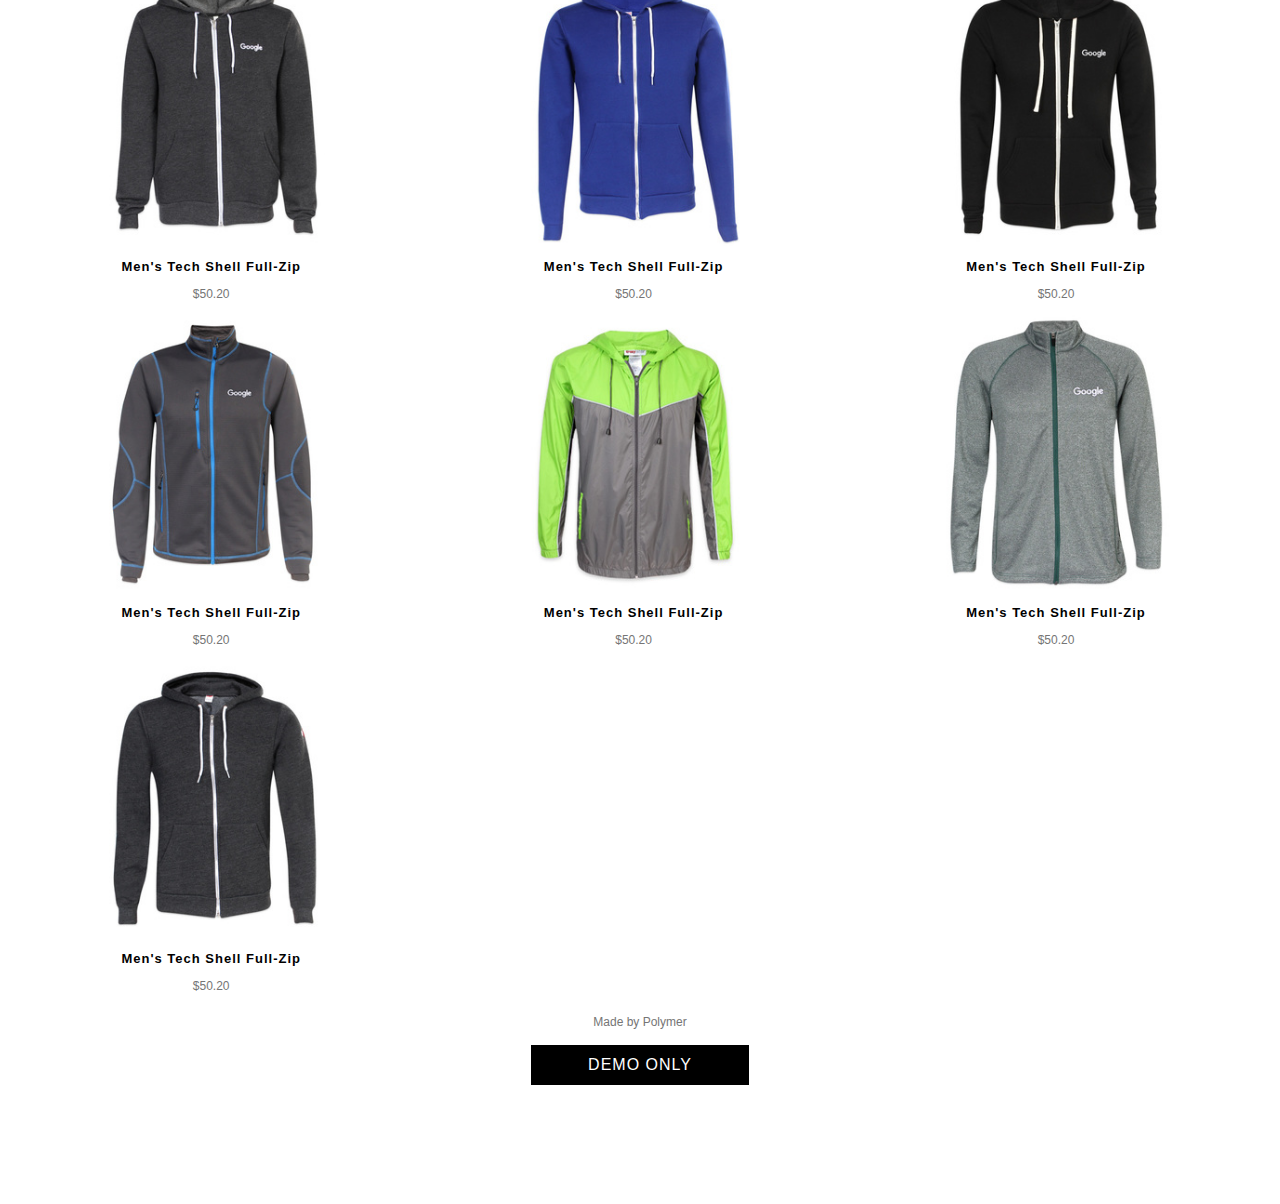
<file: mens-outerwear.html>
<html>
	<head>
		<meta charset="UTF-8">
		<meta name="viewport" content="width=device-width, initial-scale=1.0" >
		<meta http-equiv="X-UA-Compatible" content="IE=edge">
		
		<link rel="stylesheet" href="css/styles.css">
	</head>
	<body>
		<svg style="display: none;">
	      <defs>
	        <!-- https://www.iconfinder.com/icons/134216/hamburger_lines_menu_icon -->
	        <symbol id="hamburger" viewBox="0 0 32 32">
	          <path d="M4,10h24c1.104,0,2-0.896,2-2s-0.896-2-2-2H4C2.896,6,2,6.896,2,8S2.896,10,4,10z M28,14H4c-1.104,0-2,0.896-2,2  s0.896,2,2,2h24c1.104,0,2-0.896,2-2S29.104,14,28,14z M28,22H4c-1.104,0-2,0.896-2,2s0.896,2,2,2h24c1.104,0,2-0.896,2-2  S29.104,22,28,22z"/>
	        </symbol>
	      </defs>
	    </svg>
		<header class="header">
			<a id="menu" class="header-menu">
	          <svg class="hamburger"><use xlink:href="#hamburger"/></svg>
	        </a>
			<div class="shop"><a href="index.html">SHOP</a></div>
			<div class="cart"><a href="add-to-cart.html">
				<svg viewBox="0 0 24 24" preserveAspectRatio="xMidYMid meet" focusable="false" style="pointer-events: none; display: block; width: 100%; height: 100%;"><g><path d="M7 18c-1.1 0-1.99.9-1.99 2S5.9 22 7 22s2-.9 2-2-.9-2-2-2zM1 2v2h2l3.6 7.59-1.35 2.45c-.16.28-.25.61-.25.96 0 1.1.9 2 2 2h12v-2H7.42c-.14 0-.25-.11-.25-.25l.03-.12.9-1.63h7.45c.75 0 1.41-.41 1.75-1.03l3.58-6.49c.08-.14.12-.31.12-.48 0-.55-.45-1-1-1H5.21l-.94-2H1zm16 16c-1.1 0-1.99.9-1.99 2s.89 2 1.99 2 2-.9 2-2-.9-2-2-2z"></path></g></svg></a>
			</div>
		</header>
		<nav class="shop-tabs">
				<ul class="shop-items-list">
					<li class="shop-items"><a href="mens-outerwear.html">Men's Outerwear</a></li>
					<li class="shop-items"><a href="ladies-outerwear.html">Ladies's Outerwear</a></li>
					<li class="shop-items"><a href="mens-tsirts.html">Men's T-Shirts</a></li>
					<li class="shop-items"><a href="ladies-tshirts.html">Ladies's T-Shirts</a></li>
				</ul>
		</nav>
		<main>
			<div class="shop-item-sec">
				<img class="pic-outerwear" src="images/mens_outerwear.jpg" alt="Men's Outerwear">
				<p class="shop-items-title">Men's Outerwear</p>
				<p class="price">(16 items)</p>
			</div>
			<div class="shop-item-grid">
				<a href="shop-item.html">
				<div class="shop-item">
					<img src="images/mens-outerwear/10-14133B.jpg" class="pic-dress-collection" alt="Men's Outerwear">
					<h3 class="dress-name">YouTube Ultimate Hooded Sweatshirt</h3>
					<p class="price">$32.20</p>
				</div>
				</a>
				<a href="shop-item.html">
				<div class="shop-item">
					<img src="images/mens-outerwear/10-14146B.jpg" class="pic-dress-collection" alt="Men's Outerwear">
					<h3 class="dress-name">Anvil L/S Crew Neck - Grey</h3>
					<p class="price">$22.15</p>
				</div>
				</a>
				<a href="shop-item.html">
				<div class="shop-item">
					<img src="images/mens-outerwear/10-14152B.jpg" class="pic-dress-collection" alt="Men's Outerwear">
					<h3 class="dress-name">Green Flex Fleece Zip Hoodie</h3>
					<p class="price">$45.65</p>
				</div>
				</a>
				<div class="shop-item">
					<img src="images/mens-outerwear/10-14153B.jpg" class="pic-dress-collection" alt="Men's Outerwear">
					<h3 class="dress-name">Android Nylon Packable Jacket</h3>
					<p class="price">$33.60</p>
				</div>
				<div class="shop-item">
					<img src="images/mens-outerwear/10-14154B.jpg" class="pic-dress-collection" alt="Men's Outerwear">
					<h3 class="dress-name">Men's Tech Shell Full-Zip</h3>
					<p class="price">$50.20</p>
				</div>
				<div class="shop-item">
					<img src="images/mens-outerwear/10-14155B.jpg" class="pic-dress-collection" alt="Men's Outerwear">
					<h3 class="dress-name">Grey Heather Fleece Zip Hoodie</h3>
					<p class="price">$38.85</p>
				</div>
				<div class="shop-item">
					<img src="images/mens-outerwear/10-14157B.jpg" class="pic-dress-collection" alt="Men's Outerwear">
					<h3 class="dress-name">Vastrm Hoodie</h3>
					<p class="price">$200.00</p>
				</div>
				<div class="shop-item">
					<img src="images/mens-outerwear/10-14158B.jpg" class="pic-dress-collection" alt="Men's Outerwear">
					<h3 class="dress-name">Recycled Plastic Bottle Hoodie - Green</h3>
					<p class="price">$60.95</p>
				</div>
				<div class="shop-item">
					<img src="images/mens-outerwear/10-14159B.jpg" class="pic-dress-collection" alt="Men's Outerwear">
					<h3 class="dress-name">Recycled Plastic Bottle Hoodie - Green</h3>
					<p class="price">$60.95</p>
				</div>
				<div class="shop-item">
					<img src="images/mens-outerwear/10-14160B.jpg" class="pic-dress-collection" alt="Men's Outerwear">
					<h3 class="dress-name">Men's Tech Shell Full-Zip</h3>
					<p class="price">$50.20</p>
				</div>
				<div class="shop-item">
					<img src="images/mens-outerwear/10-14215B.jpg" class="pic-dress-collection" alt="Men's Outerwear">
					<h3 class="dress-name">Men's Tech Shell Full-Zip</h3>
					<p class="price">$50.20</p>
				</div>
				<div class="shop-item">
					<img src="images/mens-outerwear/10-14216B.jpg" class="pic-dress-collection" alt="Men's Outerwear">
					<h3 class="dress-name">Men's Tech Shell Full-Zip</h3>
					<p class="price">$50.20</p>
				</div>
				<div class="shop-item">
					<img src="images/mens-outerwear/10-14217B.jpg" class="pic-dress-collection" alt="Men's Outerwear">
					<h3 class="dress-name">Men's Tech Shell Full-Zip</h3>
					<p class="price">$50.20</p>
				</div>
				<div class="shop-item">
					<img src="images/mens-outerwear/10-15041B.jpg" class="pic-dress-collection" alt="Men's Outerwear">
					<h3 class="dress-name">Men's Tech Shell Full-Zip</h3>
					<p class="price">$50.20</p>
				</div>
				<div class="shop-item">
					<img src="images/mens-outerwear/10-15068B.jpg" class="pic-dress-collection" alt="Men's Outerwear">
					<h3 class="dress-name">Men's Tech Shell Full-Zip</h3>
					<p class="price">$50.20</p>
				</div>
				<div class="shop-item">
					<img src="images/mens-outerwear/10-15103B.jpg" class="pic-dress-collection" alt="Men's Outerwear">
					<h3 class="dress-name">Men's Tech Shell Full-Zip</h3>
					<p class="price">$50.20</p>
				</div>
			</div>

			
		</main>
		<footer class="demo-det">
			<a class="madeby" href="#">Made by Polymer</a>
			<p class="demo" >DEMO ONLY</p>
		</footer>
		<script>
	      /*
	       * Open the drawer when the menu icon is clicked.
	       */
	      var menu = document.querySelector('#menu');
	      var main = document.querySelector('main');
	      var drawer = document.querySelector('.shop-tabs');

	      // Opens when hamburger icon is clicked.
	      menu.addEventListener('click', function(e) {
	        drawer.classList.toggle('open');
	        e.stopPropagation();
	      });
	      // Closes when any part of 'main' is clicked.
	      main.addEventListener('click', function() {
	        drawer.classList.remove('open');
	      });
	    </script>
	</body>
</html>
</file>
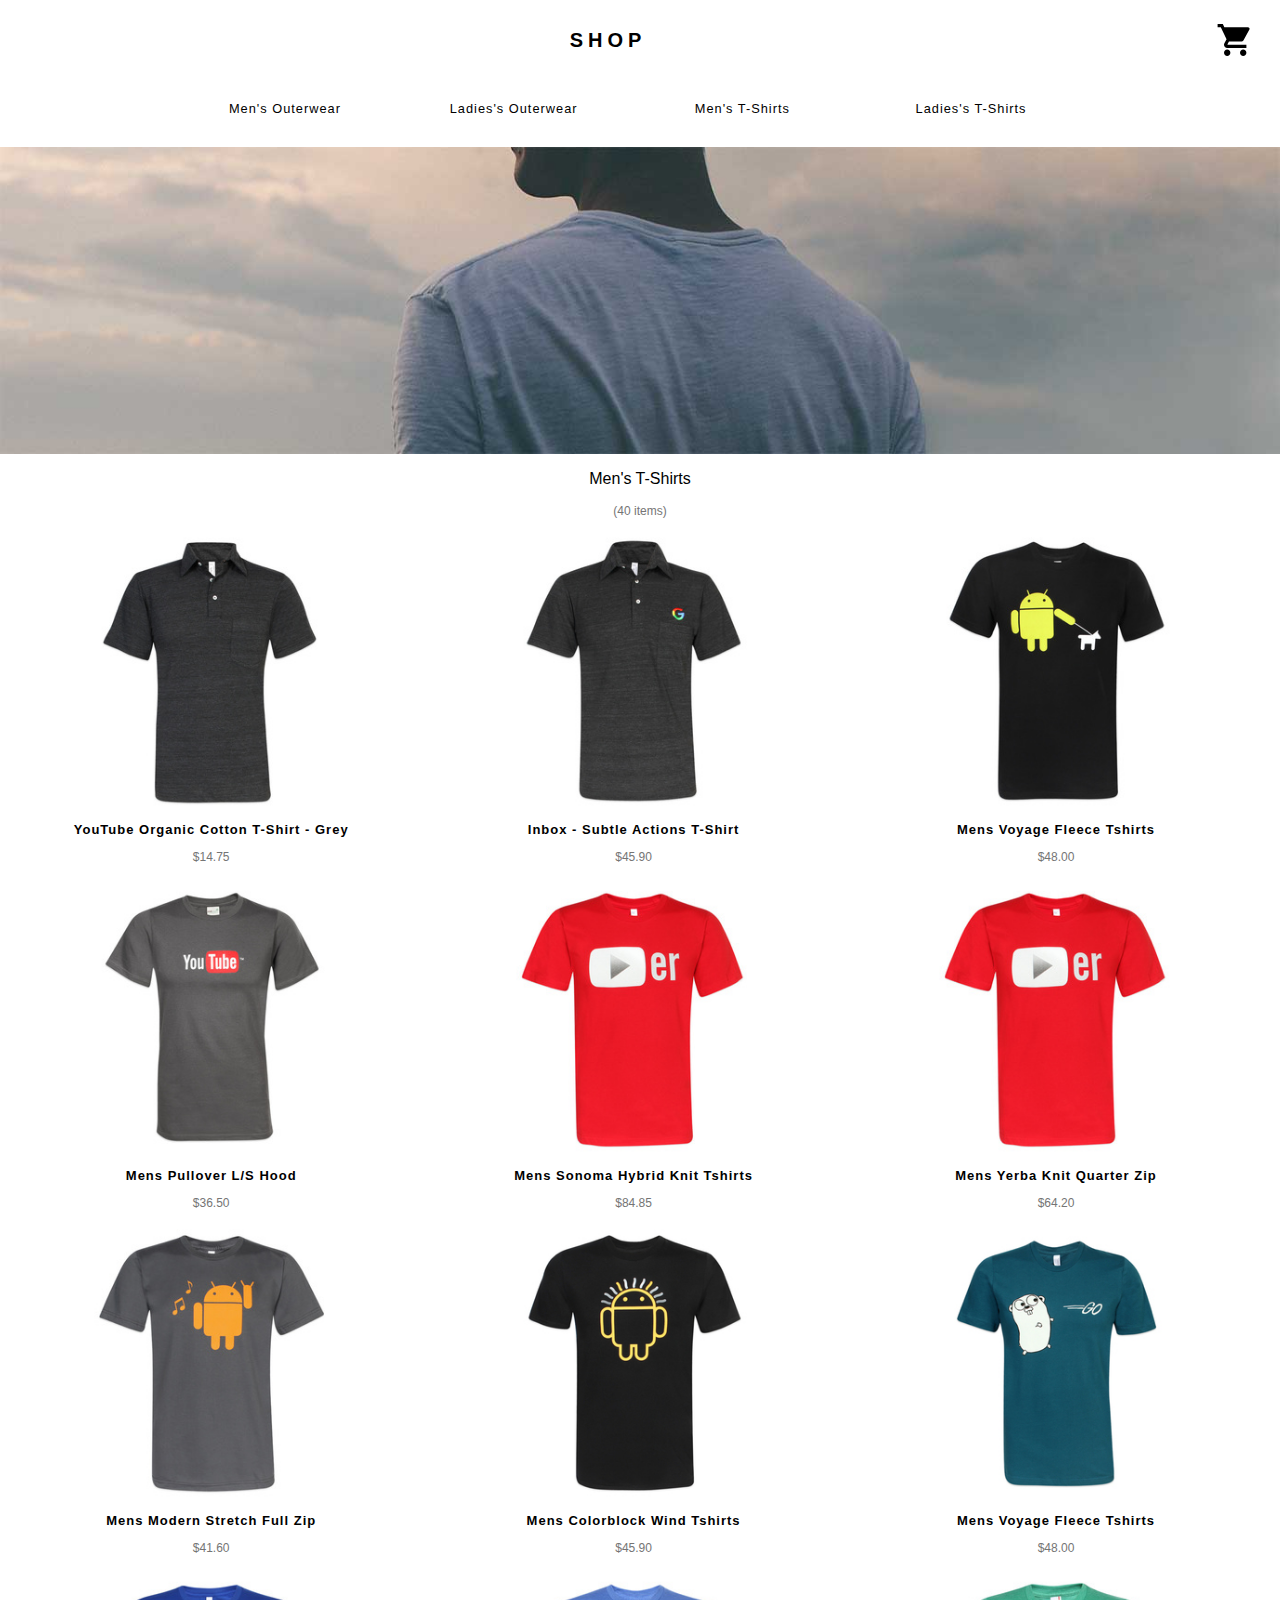
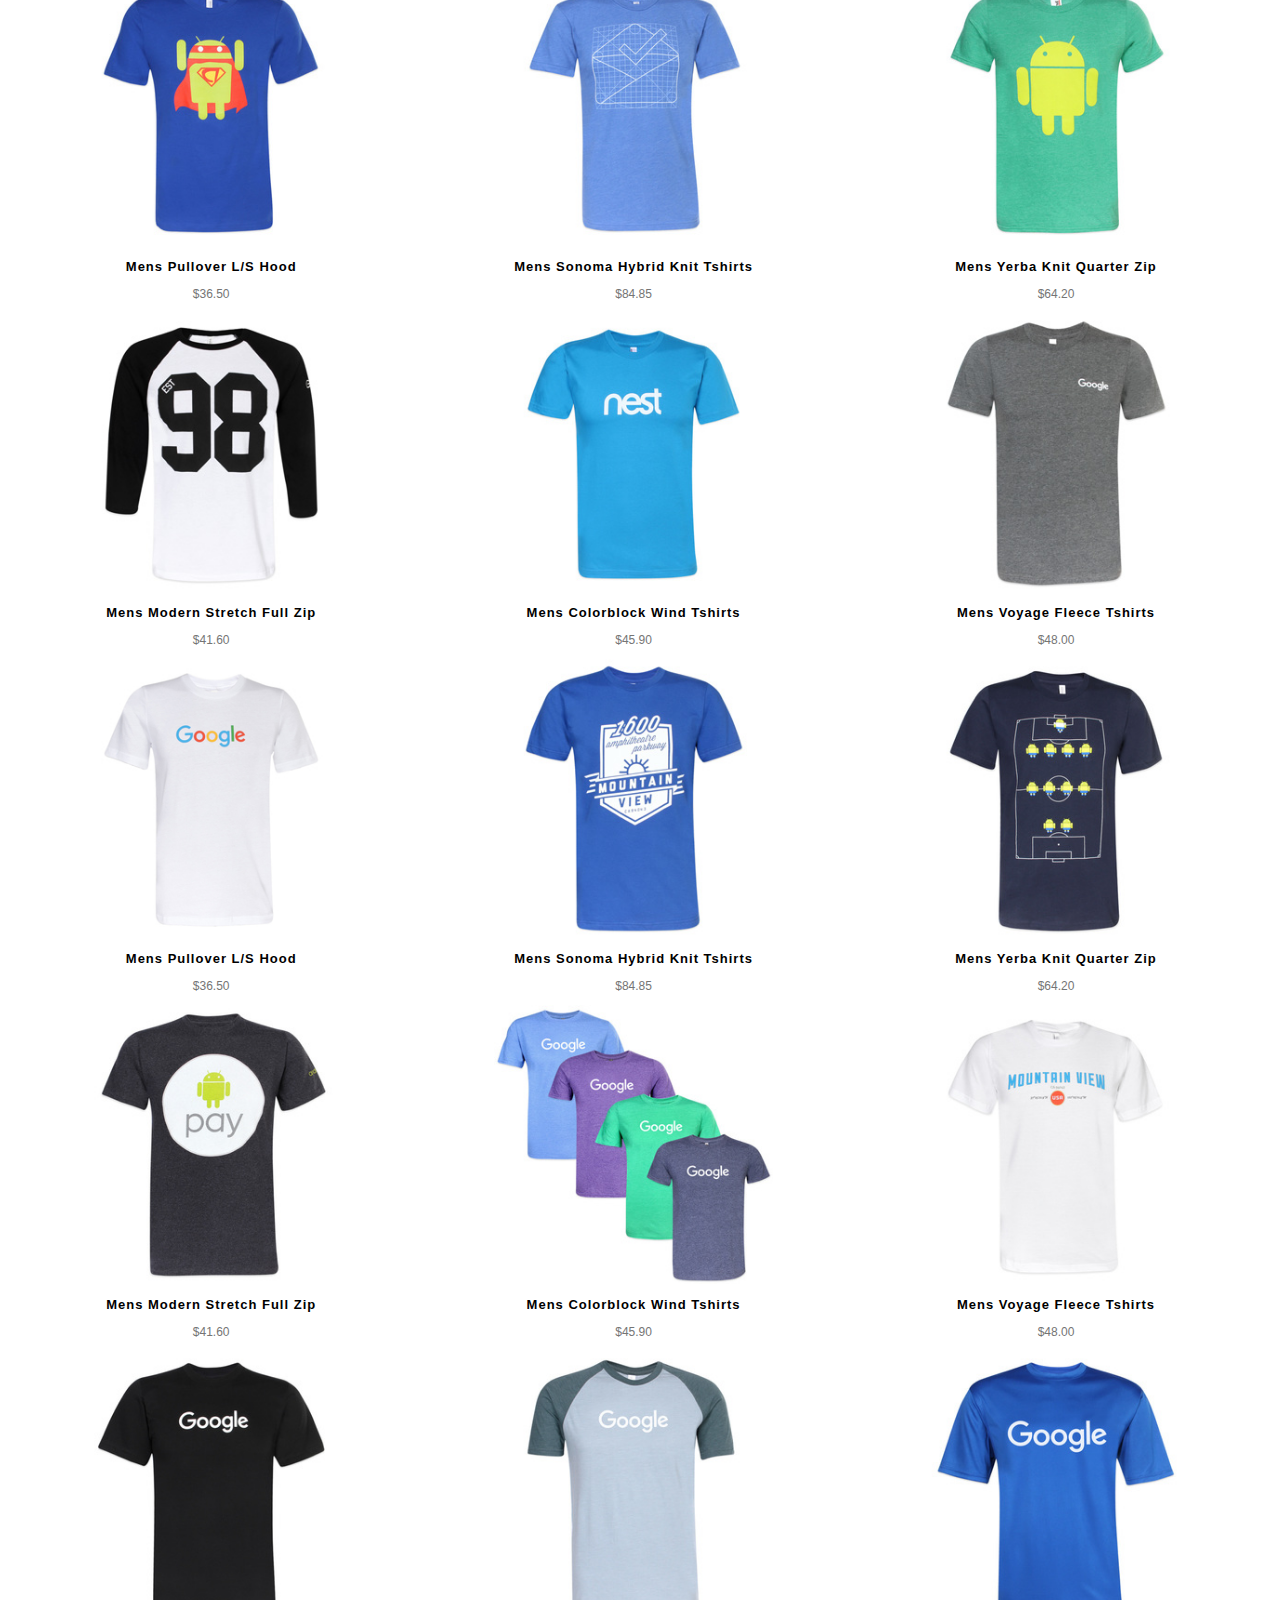
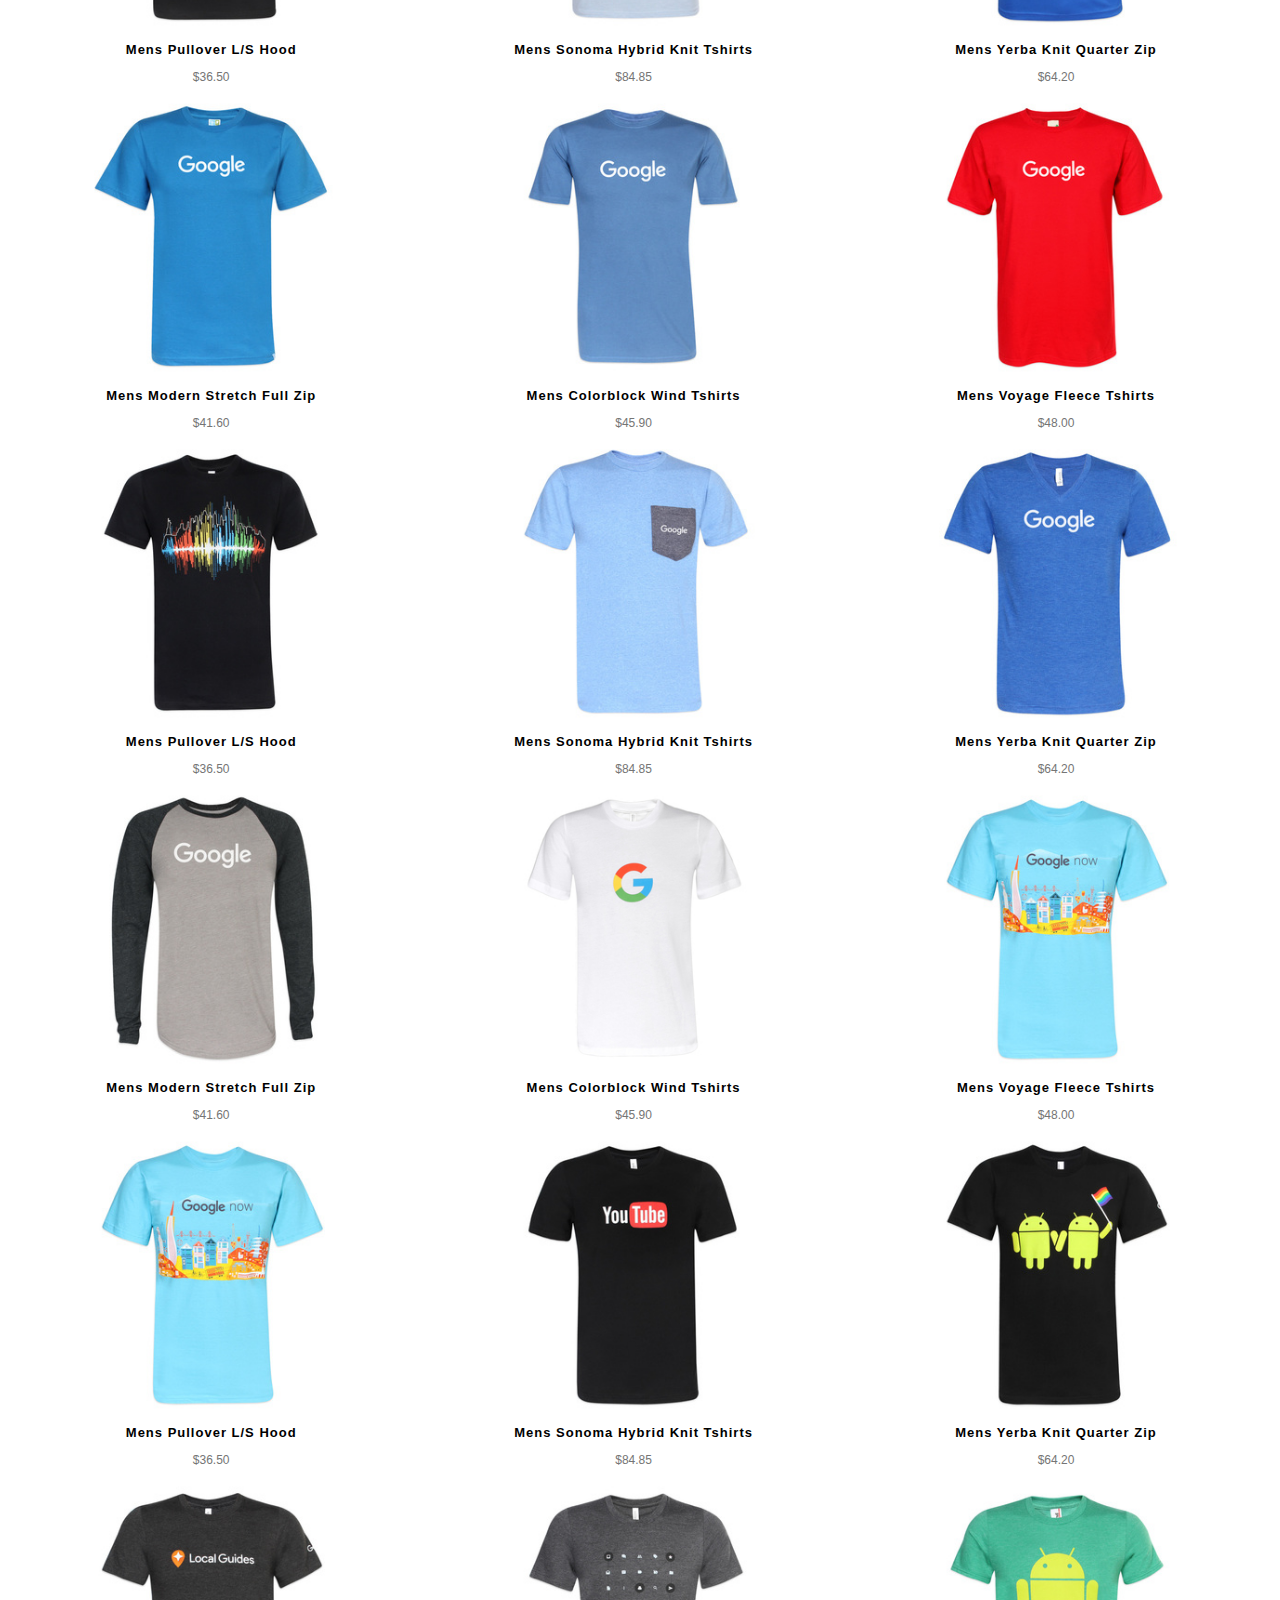
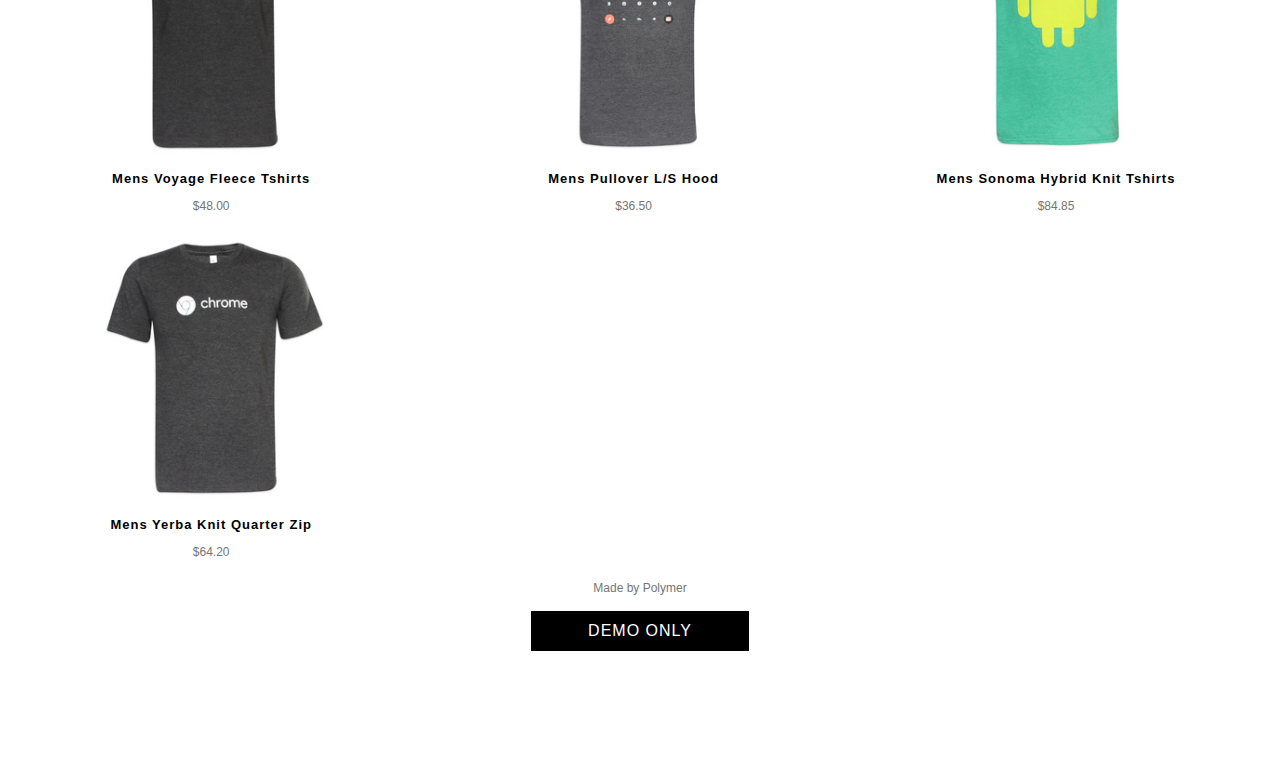
<file: mens-tsirts.html>
<html>
	<head>
		<meta charset="UTF-8">
		<meta name="viewport" content="width=device-width, initial-scale=1.0" >
		<meta http-equiv="X-UA-Compatible" content="IE=edge">
		
		<link rel="stylesheet" href="css/styles.css">
	</head>
	<body>
		<svg style="display: none;">
	      <defs>
	        <!-- https://www.iconfinder.com/icons/134216/hamburger_lines_menu_icon -->
	        <symbol id="hamburger" viewBox="0 0 32 32">
	          <path d="M4,10h24c1.104,0,2-0.896,2-2s-0.896-2-2-2H4C2.896,6,2,6.896,2,8S2.896,10,4,10z M28,14H4c-1.104,0-2,0.896-2,2  s0.896,2,2,2h24c1.104,0,2-0.896,2-2S29.104,14,28,14z M28,22H4c-1.104,0-2,0.896-2,2s0.896,2,2,2h24c1.104,0,2-0.896,2-2  S29.104,22,28,22z"/>
	        </symbol>
	      </defs>
	    </svg>
		<header class="header">
			<a id="menu" class="header-menu">
	          <svg class="hamburger"><use xlink:href="#hamburger"/></svg>
	        </a>
			<div class="shop"><a href="index.html">SHOP</a></div>
			<div class="cart"><a href="add-to-cart.html">
				<svg viewBox="0 0 24 24" preserveAspectRatio="xMidYMid meet" focusable="false" style="pointer-events: none; display: block; width: 100%; height: 100%;"><g><path d="M7 18c-1.1 0-1.99.9-1.99 2S5.9 22 7 22s2-.9 2-2-.9-2-2-2zM1 2v2h2l3.6 7.59-1.35 2.45c-.16.28-.25.61-.25.96 0 1.1.9 2 2 2h12v-2H7.42c-.14 0-.25-.11-.25-.25l.03-.12.9-1.63h7.45c.75 0 1.41-.41 1.75-1.03l3.58-6.49c.08-.14.12-.31.12-.48 0-.55-.45-1-1-1H5.21l-.94-2H1zm16 16c-1.1 0-1.99.9-1.99 2s.89 2 1.99 2 2-.9 2-2-.9-2-2-2z"></path></g></svg></a>
			</div>
		</header>
		<nav class="shop-tabs">
				<ul class="shop-items-list">
					<li class="shop-items"><a href="mens-outerwear.html">Men's Outerwear</a></li>
					<li class="shop-items"><a href="ladies-outerwear.html">Ladies's Outerwear</a></li>
					<li class="shop-items"><a href="mens-tsirts.html">Men's T-Shirts</a></li>
					<li class="shop-items"><a href="ladies-tshirts.html">Ladies's T-Shirts</a></li>
				</ul>
		</nav>
		<main>
			<div class="shop-item-sec">
				<img class="pic-outerwear" src="images/mens_tshirts.jpg" alt="Men's T-Shirts">
				<p class="shop-items-title">Men's T-Shirts</p>
				<p class="price">(40 items)</p>
			</div>
			<div class="shop-item-grid">
				<div class="shop-item">
					<img src="images/mens-tshirts/10-11017B.jpg" class="pic-dress-collection" alt="Men's Tshirt">
					<h3 class="dress-name">YouTube Organic Cotton T-Shirt - Grey</h3>
					<p class="price">$14.75</p>
				</div>
				<div class="shop-item">
					<img src="images/mens-tshirts/10-11019B.jpg" class="pic-dress-collection" alt="Men's Tshirt">
					<h3 class="dress-name">Inbox - Subtle Actions T-Shirt</h3>
					<p class="price">$45.90</p>
				</div>
				<div class="shop-item">
					<img src="images/mens-tshirts/10-13018B.jpg" class="pic-dress-collection" alt="Men's Tshirt">
					<h3 class="dress-name">Mens Voyage Fleece Tshirts</h3>
					<p class="price">$48.00</p>
				</div>
				<div class="shop-item">
					<img src="images/mens-tshirts/10-13058B.jpg" class="pic-dress-collection" alt="Men's Tshirt">
					<h3 class="dress-name">Mens Pullover L/S Hood</h3>
					<p class="price">$36.50</p>
				</div>
				<div class="shop-item">
					<img src="images/mens-tshirts/10-13097B.jpg" class="pic-dress-collection" alt="Men's Tshirt">
					<h3 class="dress-name">Mens Sonoma Hybrid Knit Tshirts</h3>
					<p class="price">$84.85</p>
				</div>
				<div class="shop-item">
					<img src="images/mens-tshirts/10-13097B.jpg" class="pic-dress-collection" alt="Men's Tshirt">
					<h3 class="dress-name">Mens Yerba Knit Quarter Zip</h3>
					<p class="price">$64.20</p>
				</div>
				<div class="shop-item">
					<img src="images/mens-tshirts/10-13130B.jpg" class="pic-dress-collection" alt="Men's Tshirt">
					<h3 class="dress-name">Mens Modern Stretch Full Zip</h3>
					<p class="price">$41.60</p>
				</div>
				<div class="shop-item">
					<img src="images/mens-tshirts/10-13153B.jpg" class="pic-dress-collection" alt="Men's Tshirt">
					<h3 class="dress-name">Mens Colorblock Wind Tshirts</h3>
					<p class="price">$45.90</p>
				</div>
				<div class="shop-item">
					<img src="images/mens-tshirts/10-13213B.jpg" class="pic-dress-collection" alt="Men's Tshirt">
					<h3 class="dress-name">Mens Voyage Fleece Tshirts</h3>
					<p class="price">$48.00</p>
				</div>
				<div class="shop-item">
					<img src="images/mens-tshirts/10-13239B.jpg" class="pic-dress-collection" alt="Men's Tshirt">
					<h3 class="dress-name">Mens Pullover L/S Hood</h3>
					<p class="price">$36.50</p>
				</div>
				<div class="shop-item">
					<img src="images/mens-tshirts/10-13240B.jpg" class="pic-dress-collection" alt="Men's Tshirt">
					<h3 class="dress-name">Mens Sonoma Hybrid Knit Tshirts</h3>
					<p class="price">$84.85</p>
				</div>
				<div class="shop-item">
					<img src="images/mens-tshirts/10-13285B.jpg" class="pic-dress-collection" alt="Men's Tshirt">
					<h3 class="dress-name">Mens Yerba Knit Quarter Zip</h3>
					<p class="price">$64.20</p>
				</div>
				<div class="shop-item">
					<img src="images/mens-tshirts/10-13290B.jpg" class="pic-dress-collection" alt="Men's Tshirt">
					<h3 class="dress-name">Mens Modern Stretch Full Zip</h3>
					<p class="price">$41.60</p>
				</div>
				<div class="shop-item">
					<img src="images/mens-tshirts/10-13241B.jpg" class="pic-dress-collection" alt="Men's Tshirt">
					<h3 class="dress-name">Mens Colorblock Wind Tshirts</h3>
					<p class="price">$45.90</p>
				</div>
				<div class="shop-item">
					<img src="images/mens-tshirts/10-13291B.jpg" class="pic-dress-collection" alt="Men's Tshirt">
					<h3 class="dress-name">Mens Voyage Fleece Tshirts</h3>
					<p class="price">$48.00</p>
				</div>
				<div class="shop-item">
					<img src="images/mens-tshirts/10-13262B.jpg" class="pic-dress-collection" alt="Men's Tshirt">
					<h3 class="dress-name">Mens Pullover L/S Hood</h3>
					<p class="price">$36.50</p>
				</div>
				<div class="shop-item">
					<img src="images/mens-tshirts/10-13292B.jpg" class="pic-dress-collection" alt="Men's Tshirt">
					<h3 class="dress-name">Mens Sonoma Hybrid Knit Tshirts</h3>
					<p class="price">$84.85</p>
				</div>
				<div class="shop-item">
					<img src="images/mens-tshirts/10-13289B.jpg" class="pic-dress-collection" alt="Men's Tshirt">
					<h3 class="dress-name">Mens Yerba Knit Quarter Zip</h3>
					<p class="price">$64.20</p>
				</div>
				<div class="shop-item">
					<img src="images/mens-tshirts/10-13263B.jpg" class="pic-dress-collection" alt="Men's Tshirt">
					<h3 class="dress-name">Mens Modern Stretch Full Zip</h3>
					<p class="price">$41.60</p>
				</div>
				<div class="shop-item">
					<img src="images/mens-tshirts/10-13264B.jpg" class="pic-dress-collection" alt="Men's Tshirt">
					<h3 class="dress-name">Mens Colorblock Wind Tshirts</h3>
					<p class="price">$45.90</p>
				</div>
				<div class="shop-item">
					<img src="images/mens-tshirts/10-13288B.jpg" class="pic-dress-collection" alt="Men's Tshirt">
					<h3 class="dress-name">Mens Voyage Fleece Tshirts</h3>
					<p class="price">$48.00</p>
				</div>
				<div class="shop-item">
					<img src="images/mens-tshirts/10-13265B.jpg" class="pic-dress-collection" alt="Men's Tshirt">
					<h3 class="dress-name">Mens Pullover L/S Hood</h3>
					<p class="price">$36.50</p>
				</div>
				<div class="shop-item">
					<img src="images/mens-tshirts/10-13266B.jpg" class="pic-dress-collection" alt="Men's Tshirt">
					<h3 class="dress-name">Mens Sonoma Hybrid Knit Tshirts</h3>
					<p class="price">$84.85</p>
				</div>
				<div class="shop-item">
					<img src="images/mens-tshirts/10-13267B.jpg" class="pic-dress-collection" alt="Men's Tshirt">
					<h3 class="dress-name">Mens Yerba Knit Quarter Zip</h3>
					<p class="price">$64.20</p>
				</div>
				<div class="shop-item">
					<img src="images/mens-tshirts/10-13268B.jpg" class="pic-dress-collection" alt="Men's Tshirt">
					<h3 class="dress-name">Mens Modern Stretch Full Zip</h3>
					<p class="price">$41.60</p>
				</div>
				<div class="shop-item">
					<img src="images/mens-tshirts/10-13269B.jpg" class="pic-dress-collection" alt="Men's Tshirt">
					<h3 class="dress-name">Mens Colorblock Wind Tshirts</h3>
					<p class="price">$45.90</p>
				</div>
				<div class="shop-item">
					<img src="images/mens-tshirts/10-13270B.jpg" class="pic-dress-collection" alt="Men's Tshirt">
					<h3 class="dress-name">Mens Voyage Fleece Tshirts</h3>
					<p class="price">$48.00</p>
				</div>
				<div class="shop-item">
					<img src="images/mens-tshirts/10-13271B.jpg" class="pic-dress-collection" alt="Men's Tshirt">
					<h3 class="dress-name">Mens Pullover L/S Hood</h3>
					<p class="price">$36.50</p>
				</div>
				<div class="shop-item">
					<img src="images/mens-tshirts/10-13272B.jpg" class="pic-dress-collection" alt="Men's Tshirt">
					<h3 class="dress-name">Mens Sonoma Hybrid Knit Tshirts</h3>
					<p class="price">$84.85</p>
				</div>
				<div class="shop-item">
					<img src="images/mens-tshirts/10-13273B.jpg" class="pic-dress-collection" alt="Men's Tshirt">
					<h3 class="dress-name">Mens Yerba Knit Quarter Zip</h3>
					<p class="price">$64.20</p>
				</div><div class="shop-item">
					<img src="images/mens-tshirts/10-13274B.jpg" class="pic-dress-collection" alt="Men's Tshirt">
					<h3 class="dress-name">Mens Modern Stretch Full Zip</h3>
					<p class="price">$41.60</p>
				</div>
				<div class="shop-item">
					<img src="images/mens-tshirts/10-13275B.jpg" class="pic-dress-collection" alt="Men's Tshirt">
					<h3 class="dress-name">Mens Colorblock Wind Tshirts</h3>
					<p class="price">$45.90</p>
				</div>
				<div class="shop-item">
					<img src="images/mens-tshirts/10-13276B.jpg" class="pic-dress-collection" alt="Men's Tshirt">
					<h3 class="dress-name">Mens Voyage Fleece Tshirts</h3>
					<p class="price">$48.00</p>
				</div>
				<div class="shop-item">
					<img src="images/mens-tshirts/10-13276B.jpg" class="pic-dress-collection" alt="Men's Tshirt">
					<h3 class="dress-name">Mens Pullover L/S Hood</h3>
					<p class="price">$36.50</p>
				</div>
				<div class="shop-item">
					<img src="images/mens-tshirts/10-13278B.jpg" class="pic-dress-collection" alt="Men's Tshirt">
					<h3 class="dress-name">Mens Sonoma Hybrid Knit Tshirts</h3>
					<p class="price">$84.85</p>
				</div>
				<div class="shop-item">
					<img src="images/mens-tshirts/10-13279B.jpg" class="pic-dress-collection" alt="Men's Tshirt">
					<h3 class="dress-name">Mens Yerba Knit Quarter Zip</h3>
					<p class="price">$64.20</p>
				</div>
				<div class="shop-item">
					<img src="images/mens-tshirts/10-13280B.jpg" class="pic-dress-collection" alt="Men's Tshirt">
					<h3 class="dress-name">Mens Voyage Fleece Tshirts</h3>
					<p class="price">$48.00</p>
				</div>
				<div class="shop-item">
					<img src="images/mens-tshirts/10-13282B.jpg" class="pic-dress-collection" alt="Men's Tshirt">
					<h3 class="dress-name">Mens Pullover L/S Hood</h3>
					<p class="price">$36.50</p>
				</div>
				<div class="shop-item">
					<img src="images/mens-tshirts/10-13285B.jpg" class="pic-dress-collection" alt="Men's Tshirt">
					<h3 class="dress-name">Mens Sonoma Hybrid Knit Tshirts</h3>
					<p class="price">$84.85</p>
				</div>
				<div class="shop-item">
					<img src="images/mens-tshirts/10-13286B.jpg" class="pic-dress-collection" alt="Men's Tshirt">
					<h3 class="dress-name">Mens Yerba Knit Quarter Zip</h3>
					<p class="price">$64.20</p>
				</div>
			</div>
		</main>
		<footer class="demo-det">
			<a class="madeby" href="#">Made by Polymer</a>
			<p class="demo" >DEMO ONLY</p>
		</footer>
		<script>
	      /*
	       * Open the drawer when the menu icon is clicked.
	       */
	      var menu = document.querySelector('#menu');
	      var main = document.querySelector('main');
	      var drawer = document.querySelector('.shop-tabs');

	      // Opens when hamburger icon is clicked.
	      menu.addEventListener('click', function(e) {
	        drawer.classList.toggle('open');
	        e.stopPropagation();
	      });
	      // Closes when any part of 'main' is clicked.
	      main.addEventListener('click', function() {
	        drawer.classList.remove('open');
	      });
	    </script>
	</body>
</html>
</file>
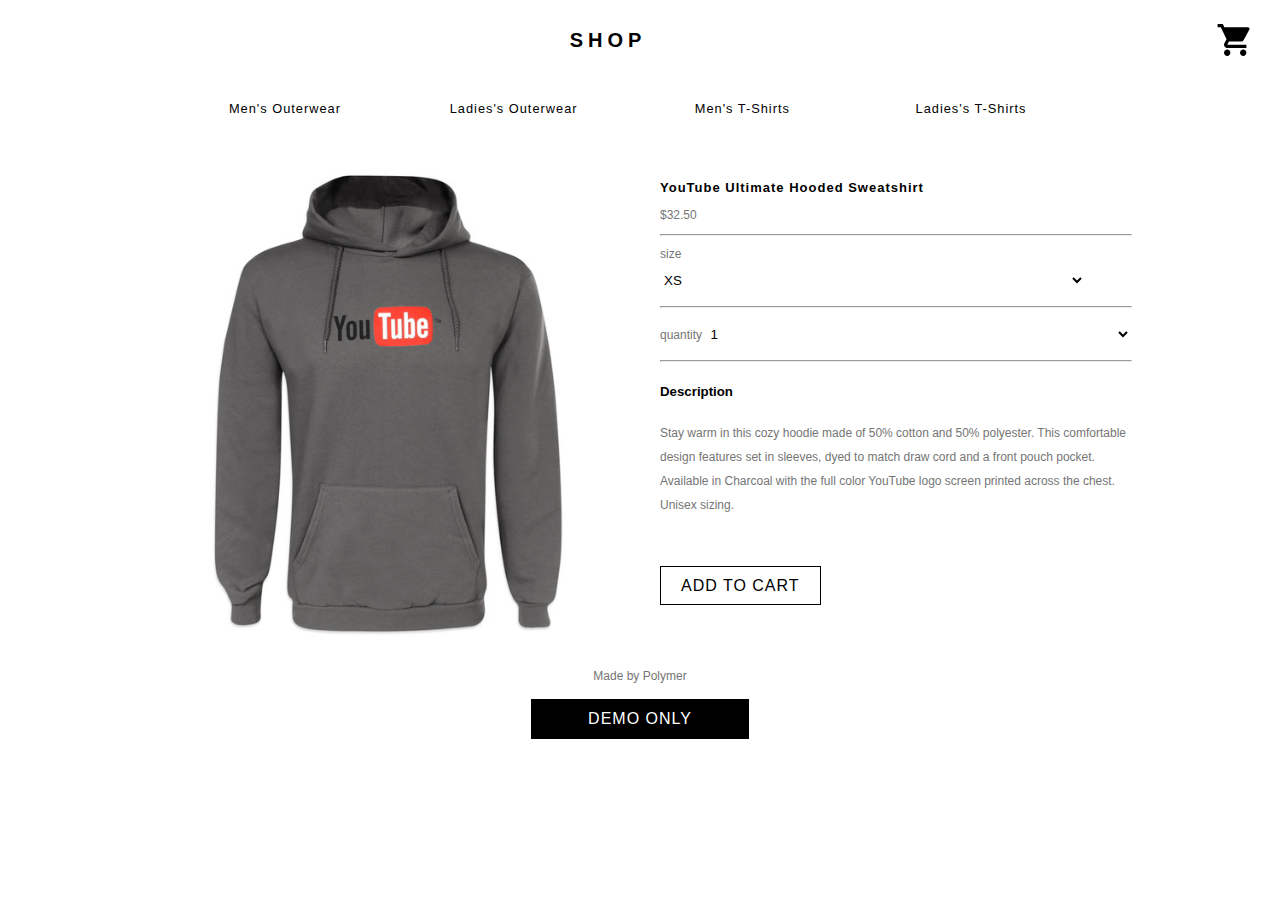
<file: shop-item.html>
<html>
	<head>
		<meta charset="UTF-8">
		<meta name="viewport" content="width=device-width, initial-scale=1.0" >
		<meta http-equiv="X-UA-Compatible" content="IE=edge">
		
		<link rel="stylesheet" href="css/styles.css">
	</head>
	<body>
		<svg style="display: none;">
	      <defs>
	        <!-- https://www.iconfinder.com/icons/134216/hamburger_lines_menu_icon -->
	        <symbol id="hamburger" viewBox="0 0 32 32">
	          <path d="M4,10h24c1.104,0,2-0.896,2-2s-0.896-2-2-2H4C2.896,6,2,6.896,2,8S2.896,10,4,10z M28,14H4c-1.104,0-2,0.896-2,2  s0.896,2,2,2h24c1.104,0,2-0.896,2-2S29.104,14,28,14z M28,22H4c-1.104,0-2,0.896-2,2s0.896,2,2,2h24c1.104,0,2-0.896,2-2  S29.104,22,28,22z"/>
	        </symbol>
	      </defs>
	    </svg>
		<header class="header">
			<a id="menu" class="header-menu">
	          <svg class="hamburger"><use xlink:href="#hamburger"/></svg>
	        </a>
			<div class="shop"><a href="index.html">SHOP</a></div>
			<div class="cart"><a href="add-to-cart.html">
				<svg viewBox="0 0 24 24" preserveAspectRatio="xMidYMid meet" focusable="false" style="pointer-events: none; display: block; width: 100%; height: 100%;"><g><path d="M7 18c-1.1 0-1.99.9-1.99 2S5.9 22 7 22s2-.9 2-2-.9-2-2-2zM1 2v2h2l3.6 7.59-1.35 2.45c-.16.28-.25.61-.25.96 0 1.1.9 2 2 2h12v-2H7.42c-.14 0-.25-.11-.25-.25l.03-.12.9-1.63h7.45c.75 0 1.41-.41 1.75-1.03l3.58-6.49c.08-.14.12-.31.12-.48 0-.55-.45-1-1-1H5.21l-.94-2H1zm16 16c-1.1 0-1.99.9-1.99 2s.89 2 1.99 2 2-.9 2-2-.9-2-2-2z"></path></g></svg></a>
			</div>
		</header>
		<nav class="shop-tabs">
				<ul class="shop-items-list">
					<li class="shop-items"><a href="mens-outerwear.html">Men's Outerwear</a></li>
					<li class="shop-items"><a href="ladies-outerwear.html">Ladies's Outerwear</a></li>
					<li class="shop-items"><a href="mens-tsirts.html">Men's T-Shirts</a></li>
					<li class="shop-items"><a href="ladies-tshirts.html">Ladies's T-Shirts</a></li>
				</ul>
		</nav>
		<main>
			<div class="shop-item-det-grid">
				<div class="shop-item-image">
					<img src="images/mens-outerwear/10-14133A.jpg" class="pic-dress" alt="Men's Outerwear">
				</div>
				<div class="shop-item-det">
					<h3 class="dress-name">YouTube Ultimate Hooded Sweatshirt</h3>
					<p class="price">$32.50</p>
					<hr>
					<label class="label size-label">size</label> 
					&nbsp;&nbsp;&nbsp;&nbsp;
					<select class="size-combo-box">
						<option value="XS">XS</option>
						<option value="S">S</option>
						<option value="M">M</option>
						<option value="L">L</option>
						<option value="XL">XL</option>
					</select>
					<hr>
					<label class="label quantity-label">quantity</label>
					<select class="quantity-combo-box">
						<option value="1">1</option>
						<option value="2">2</option>
						<option value="3">3</option>
						<option value="4">4</option>
						<option value="5">5</option>
					</select>
					<hr>
					<h5 class="title-description">Description</h5>
					<p class="description">Stay warm in this cozy hoodie made of 50% cotton and 50% polyester. This comfortable design features set in sleeves, dyed to match draw cord and a front pouch pocket. Available in Charcoal with the full color YouTube logo screen printed across the chest. Unisex sizing.</p>
					<a class="add-to-cart"> ADD TO CART</a>
				</div>
				
			</div>
		</main>
		<footer class="demo-det demo-det-hide">
			<a class="madeby" href="#">Made by Polymer</a>
			<p class="demo" >DEMO ONLY</p>
		</footer>
		<script>
	      /*
	       * Open the drawer when the menu icon is clicked.
	       */
	      var menu = document.querySelector('#menu');
	      var main = document.querySelector('main');
	      var drawer = document.querySelector('.shop-tabs');

	      // Opens when hamburger icon is clicked.
	      menu.addEventListener('click', function(e) {
	        drawer.classList.toggle('open');
	        e.stopPropagation();
	      });
	      // Closes when any part of 'main' is clicked.
	      main.addEventListener('click', function() {
	        drawer.classList.remove('open');
	      });
	    </script>
	</body>
</html>
</file>
<file: css/styles.css>
body{
	margin:0px;
	width: 100%;
	min-height: 100%;
	font-family: 'Roboto', 'Noto', sans-serif;
}

/* Common CSS Styles*/

.Shop-Heading-H2{
	text-align: center;
	font-weight: 500;
    font-size: 1.3em;
    letter-spacing: 1px;
}

.header{
   width:100%; 
   height: 77px;
   display: flex;
	flex-wrap:wrap;
     
}
a{
	color: black;
	text-decoration: none;
}

.shop{
	box-sizing: border-box;
	width: 95%;
	letter-spacing: 5px;
	line-height: 80px;
    font-size: 20px;
    text-align: center;
	font-weight: bold;
}
.cart{
	box-sizing: border-box;
	width:3%;
}
.header-menu {
  display: none;
}

/* Menu Part*/
.shop-tabs{
	width: 73%;
	line-height: 62px;
    height: 70px;
	margin-left: auto;
	margin-right: auto;
}

.shop-items-list{
	width: 100%;
	padding: 0;
  	margin: 0;
}

.shop-items{
	font-size: .8em;
    letter-spacing: 1px;
	box-sizing: border-box;
	display: inline-block;
	width:24%;
	text-align: center;
}

/*Body Part*/
main{
	display: flex;
    flex-wrap: wrap;
	width: 100%;
}

.pic-outerwear{
	width: 100vw;
	height: 24vw;
}
.pic-tshirts{
	width: 100%;
	height: 24vw;
}
.image-det{
	margin-left: auto;
    margin-right: auto;
    width: 100%;
    text-align: center;
    height: 30%;
}
.picsdiv-tshirts{
	width: 50%;
}
.image-tshirts-det{
	margin-left: auto;
    margin-right: auto;
    width: 50%;
    text-align: center;
    height: 36%;
}

.shops-now{
	box-sizing:border-box;
	border: 1px solid black;
	width: 20%;
	margin-right: auto;
	margin-left: auto;
	letter-spacing: 1px;
    padding: 10px 20px 10px 20px;
}
.madeby{
	color: #757575;
	font-size:12px;
}
.demo-det{
	margin-top: 10px;
	margin-left: auto;
    margin-right: auto;
    width: 100%;
    text-align: center;
    height: 21%;
    display: block;
}
.demo-det:hover{
	text-decoration: underline;
}

.demo{
	box-sizing:border-box;
	border: 1px solid black;
	background: black;
    color: white;
	width: 17%;
	margin-right: auto;
	margin-left: auto;
	letter-spacing: 1px;
    padding: 10px 20px 10px 20px;
}


/*Styles for items list page*/
.shop-item-sec{
	width: 100%;
	text-align: center;
}

.shop-items-title{
    margin-left: auto;
    margin-right: auto;
}
.shop-item-grid{
	width: 100%;
	text-align: "center";
	display: grid;
	grid-template-columns: 33% 33% 33%;
}
.pic-dress-collection{
	width: 66%;
}
.shop-item{
	text-align: center;

}
.dress-name{
	letter-spacing: 1px;
    font-size: 13px;
}
.price{
	color: #757575;
	font-size:12px
}

/*Styles for item detail page*/
.shop-item-det-grid{
	width: 80%;
	margin-left: auto;
    margin-right: auto;
	display: grid;
	grid-template-columns:50% 50%;
}
.pic-dress{
	width: 100%;
}
.shop-item-det{
	padding: 20px;
}
.select-box{
	width: 100%;
}
.label{
	width: 10%;
	color: #757575;
	font-size:12px;
}
.size-combo-box{
	width: 90%;
	height: 36px;
    border: 0;
    background-color: white;
}

.quantity-combo-box{
	width: 90%;
	height: 36px;
    border: 0;
    background-color: white;
}
.add-to-cart{
	box-sizing:border-box;
	border: 1px solid black;
	width: 20%;
	margin-right: auto;
	margin-left: auto;
	letter-spacing: 1px;
    padding: 10px 20px 10px 20px;
}
.description{
	color: #757575;
	font-size:12px;
	line-height: 24px;
	padding-bottom: 48px;
}

/* Add-to-cart page section*/
.shop-item-checkout-sec{
	width: 100%;
	height: 17%;
	text-align: center;
}
.add-to-cart-page{
	width: 100%;
    margin: auto;
}
.checkout-main-grid{
	width: 80%;
	height: 36%;
	display: grid;
	grid-template-columns:19% 80% 1%;
	margin: auto;
}
.checkout-sub1-grid{
	width: 100%;
	display: grid;
	grid-template-columns:20% 20% 20% 20% 20%;
}
.checkout-dress-name{
	grid-area:auto/ auto/span 1/ span 2;
}
.pic-checkout-dress{
    width: 58%;
    height: 100%;
}
.checkout-dress-name{
    font-size: 13px;
}
.qty-checkout-cmp {
    width: 28%;
    height: 36px;
    margin-top: 5px;
    border: 0;
    background-color: white;
}
.delete{
	padding-top: 16px;
}

.font-cart{
	color: #757575;
	font-size:12px;
	line-height: 24px;
}

.checkout-now{
	box-sizing: border-box;
	border: 1px solid black;
	width: 16%;
	letter-spacing: 1px;
    padding: 10px 20px 10px 20px;
}

.checkout-but{
	width: 100%;
    display: flex;
    flex: auto;
    align-items: baseline;
    justify-content: flex-end;
}

.X{
	padding-top: 10px;
}


.div-checkout{
	margin-right: 13%;
}
.div-total{
	font-size: 10px;
}
/*checkout page section*/
.label-form{
	letter-spacing: 1px;
}
.text-boxes{
	border-top: 0;
	border-left: 0;
    /*border-bottom: 1px solid grey;*/
    margin-bottom: 10px;
}

.text-box-cardholder{
	width: 100%;
	height: 40px;
}
.text-box-half{
	width: 49.5%;
	height: 40px;
}
.lbl-expiry{
	padding: 10px;
}
.date-combo-box{
	width: 27%;
	height: 40px;
    border: 0;
    background-color: white;
}
.country-combo-box{
	width: 100%;
	height: 40px;
	border: 0px;
    background-color: white;
}
.ccv-boxes{
	width: 33%;
	height: 40px;
}
.tbl-order-summary{
	width: 100%;
	margin: 10px;
}
.order-name{
	width: 70%;
	font-size: 12px;
    letter-spacing: 1px;
}
.order-price{
	width: 30%;
	font-size: 12px;
    letter-spacing: 1px;
}



@media screen and (max-width: 880px){
	.shop-tabs{
		width: 96%;
	}
	.demo{
		width: 25%;
	}
	.shop-item-grid{
		display: grid;
		grid-template-columns: 50% 50%;
	}
	.shop-item-det-grid{
		display: grid;
		grid-template-columns:100%;
	}
	.add-to-cart-page{
		width: 86%;
	}
	.add-to-cart{
		margin-left: auto;
		margin-right: auto;
		display: table-cell;
    	text-align: center;
	    color: white;
	    background-color: darkblue;
	}
	.checkout-main-grid {
	    width: 100%;
	    height: 87%;
	}
	.checkout-sub1-grid{
		height: 10px;
	}
	.checkout-dress-name{
		grid-area:auto/ auto/span 1/ span 5;
	}
	.pic-checkout-dress{
    	width: 100%;
    }
	.div-checkout{
		margin-right: 3%;
	}
	
}

@media screen and (max-width: 565px){
	main{
		width: 100%;
	}
	.shop-tabs{
		width: 96%;
		height: 100%;
	}
	.demo {
	    width: 35%;
	}

	.header-menu {
        display: inline-block;
        float: left;
        margin: 2px 0;
    }
    .header-menu svg.hamburger {
        width: 48px;
        height: 48px;
        fill: #e0e0e0;
    }

    .shop{
		box-sizing: border-box;
		width: 78%;
	}
    .shop-tabs {
        z-index: 10;
        background-color: #ffffff; /* Computed value is black. Best set this. */
        width: 300px;

        /* Default 'top' and 'left' as per 'static': right below header, and 0. */
        position: absolute;

        transform: translate(-300px, 0);
        transition: transform 0.3s ease;
    }
    .shop-tabs.open {
        transform: translate(0, 0);
    }
    .shop-items-list {
        display: list-item;
        border-bottom: 1px solid #e0e0e0; /* Separator. */
        width: 100%;
        text-align: left;
    }
	.shop-items{
		width:100%;
		margin: 9px;
    	font-size: 12px;
	}

	.add-to-cart{
	    background-color: darkblue;
	    position: fixed;
	    width: 100%;
	    left: 0;
	    bottom: 0px;
	}

	/*Level 2 pages design*/
	.shop-item-det {
		height: 100%;
	}

	/*Add to cart page section*/
	.add-to-cart-page{
		width: 100%;
		height: 100%;
	}
	.shop-item-checkout-sec {
    	height: 2%;
    }

	.checkout-main-grid{
		height: 76%;
		display: grid;
		grid-template-columns: 30% 50% 5%;
	}
	.checkout-sub1-grid{
		display: grid;
		grid-template-columns:100%;
	}
	.checkout-dress-name{
		grid-area:auto/ auto/span 1/ span 1;
	}
	.qty-checkout-cmp {
		margin-top: 0px;
	}
	.font-cart{
		line-height: 0px;
	}
	.checkout-but{
		display: unset !important;
		width:100%;
	}
	.checkout-now{
		text-align: center;
		width: 100%;
	    position: fixed;
	    bottom: 0px;
	    color: white;
	    background-color: darkblue;
	}

	.demo-det-hide{
		display: none;
	}
	.checkout-now{
		width: 100%;
	    position: fixed;
	    bottom: 0px;
	    color: white;
	    background-color: darkblue;
	}

	.demo-det-hide{
		display: none;
	}
	.div-total{
		width:100%;
	}
	.div-checkout{
		width:100%;
	}
	.X{
		margin-top: 60px;
	}

	.demo-det-hide{
		display: none;
	}
}
</file>
